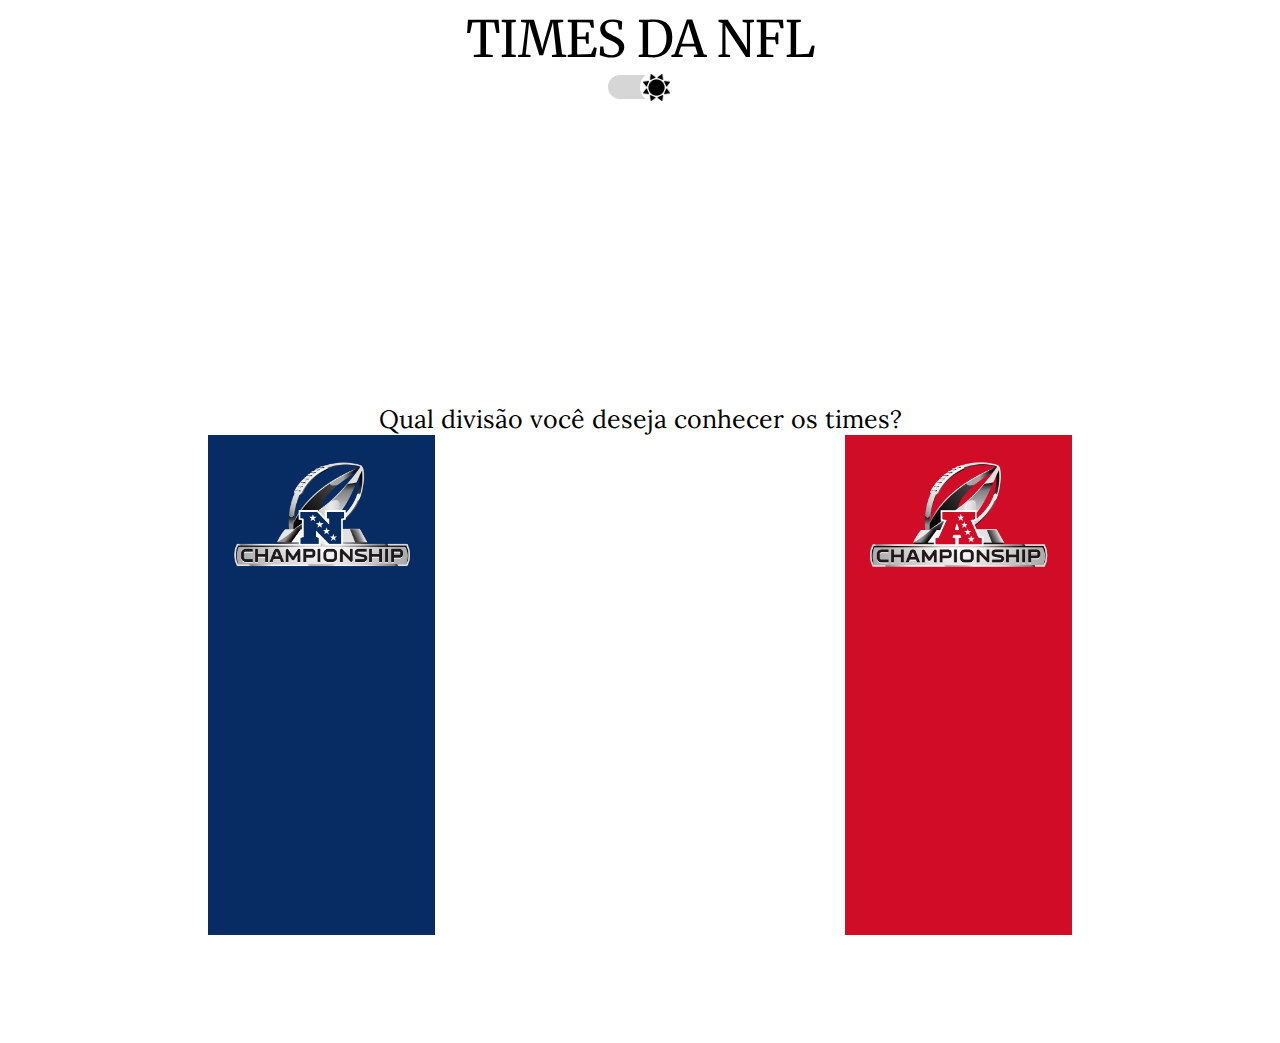
<file: index.html>
<!DOCTYPE html>
<html lang="pt-br" class="light">
<head>
    <meta charset="UTF-8">
    <meta http-equiv="X-UA-Compatible" content="IE=edge">
    <meta name="viewport" content="width=device-width, initial-scale=1.0">
    <title> Times NFL </title>
    <link rel="preconnect" href="https://fonts.googleapis.com">
    <link rel="preconnect" href="https://fonts.gstatic.com" crossorigin>
    <link href="https://fonts.googleapis.com/css2?family=Lora&family=Merriweather:ital,wght@1,900&display=swap" rel="stylesheet">

    <link rel="stylesheet" href="styles.css">
</head>
<body>
    <div class="container">
        <a href="nfc.html">
            <div id="box-1" class="box">  
                <img src="nfc logo.png">  
            </div>
        </a>
        <a href="afc.html">
            <div id="box-2" class="box">
                <img src="afc logo.png">
            </div>
        </a>

        <div id="titulo" class="box-titulo">
            TIMES DA NFL
        </div>

        <div id="botao">
            <button onclick="botao()"> </button>
            <span> </span>
        </div>

        <div id="subtitulo" class="box-subtitulo">
            Qual divisão você deseja conhecer os times?
        </div>
    </div>

    <script src="script.js"> </script>
</body>
</html>
</file>
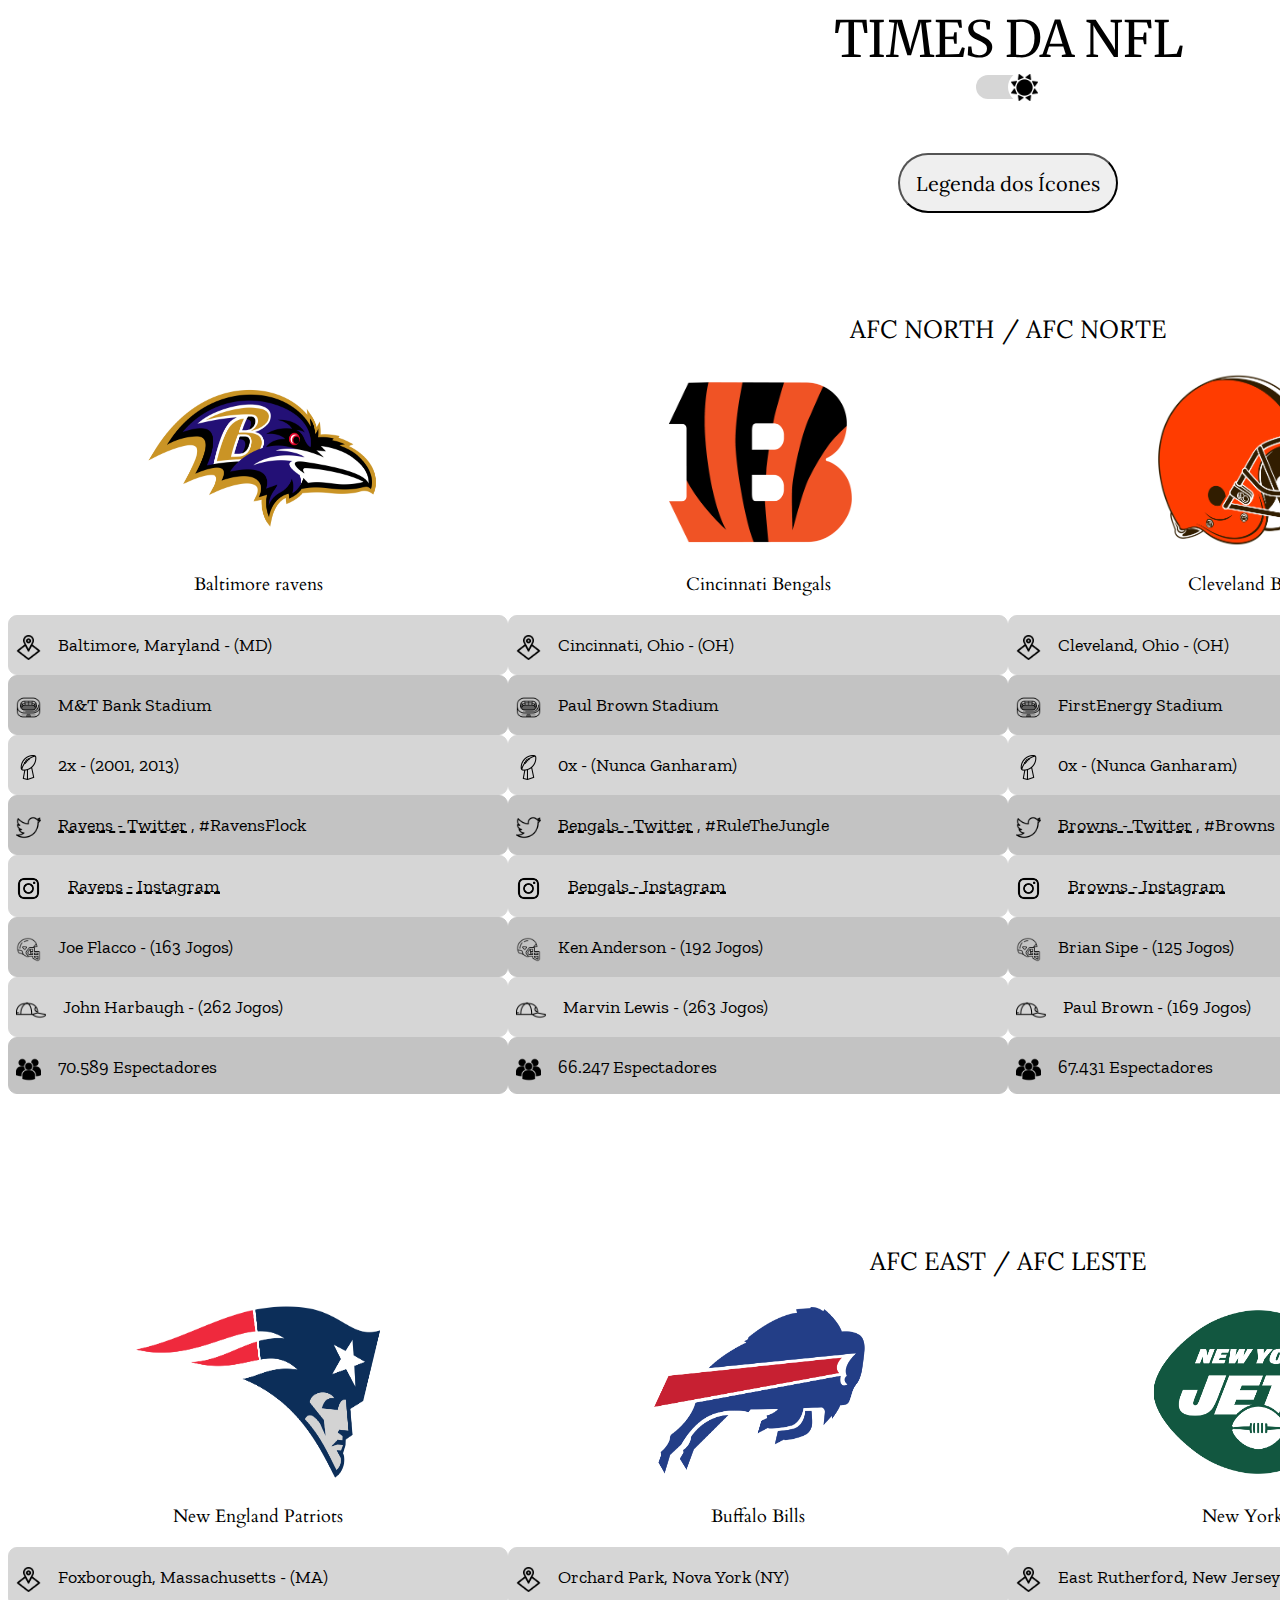
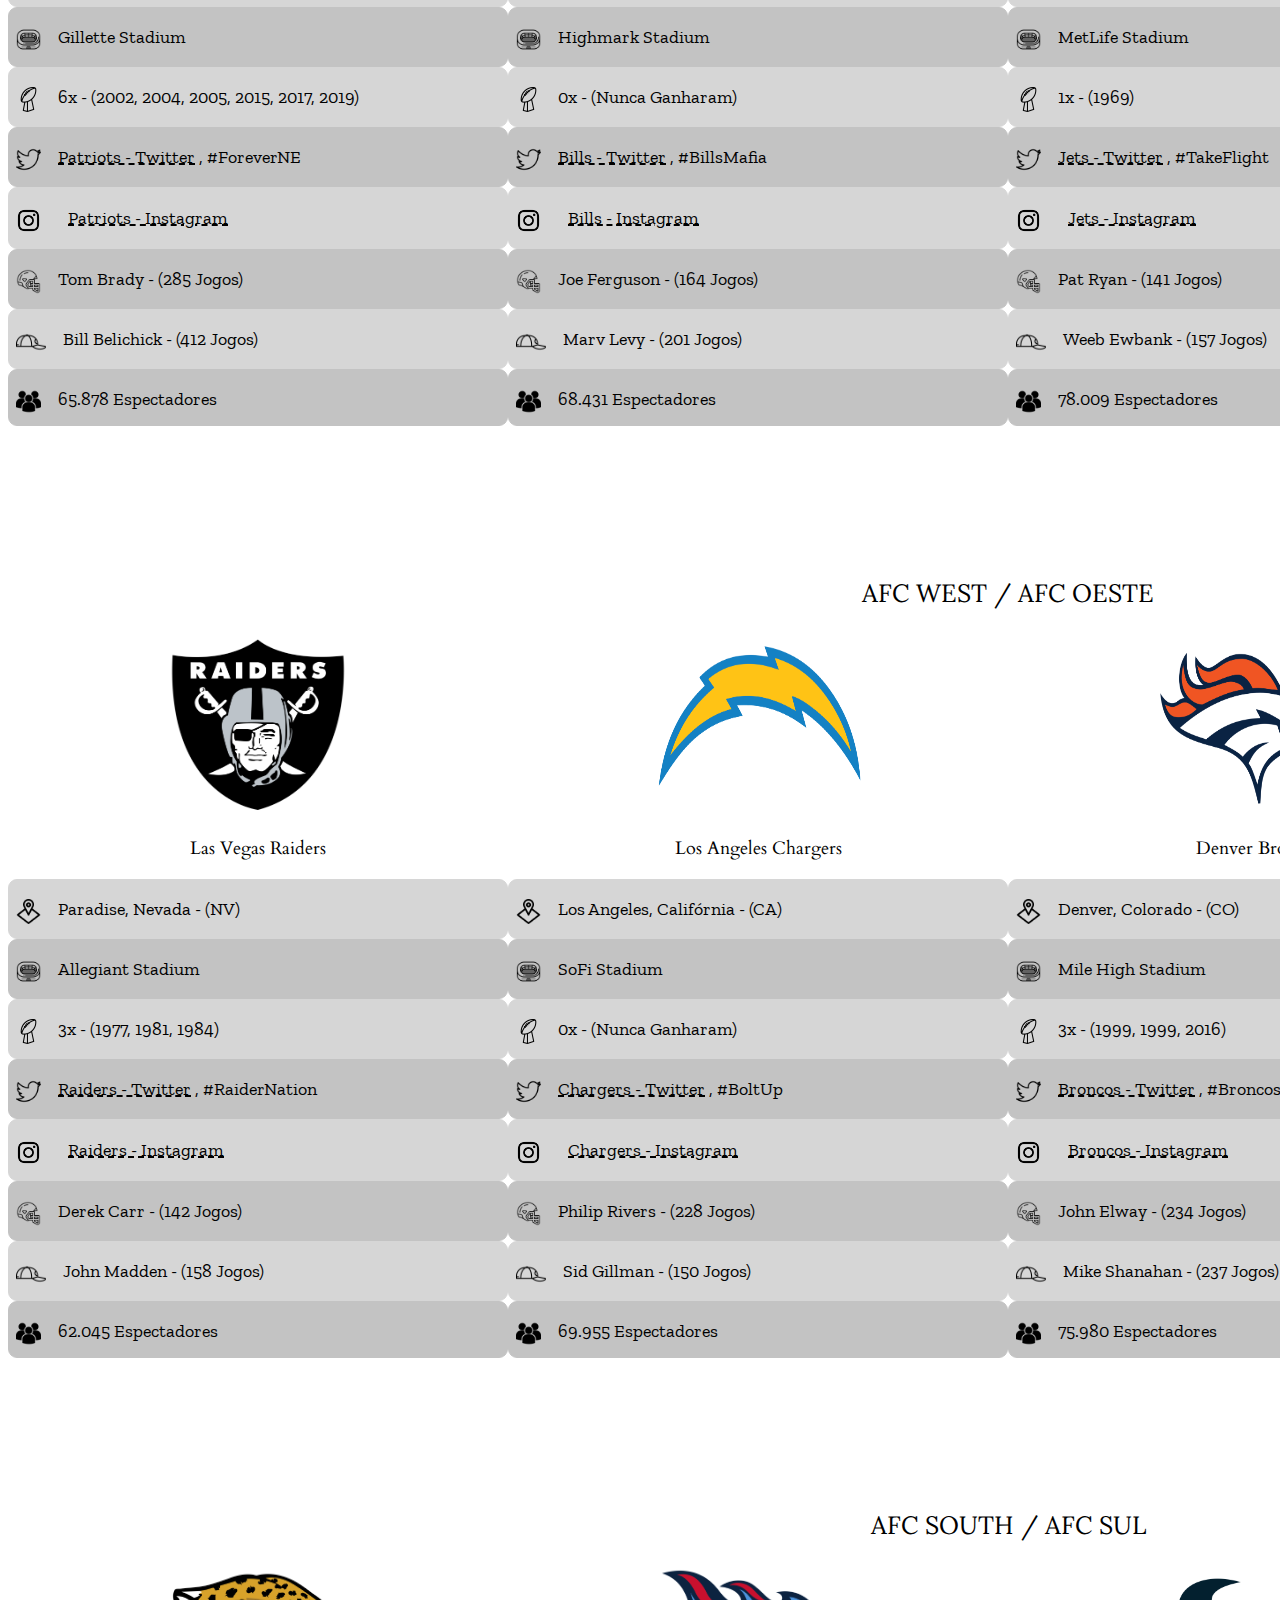
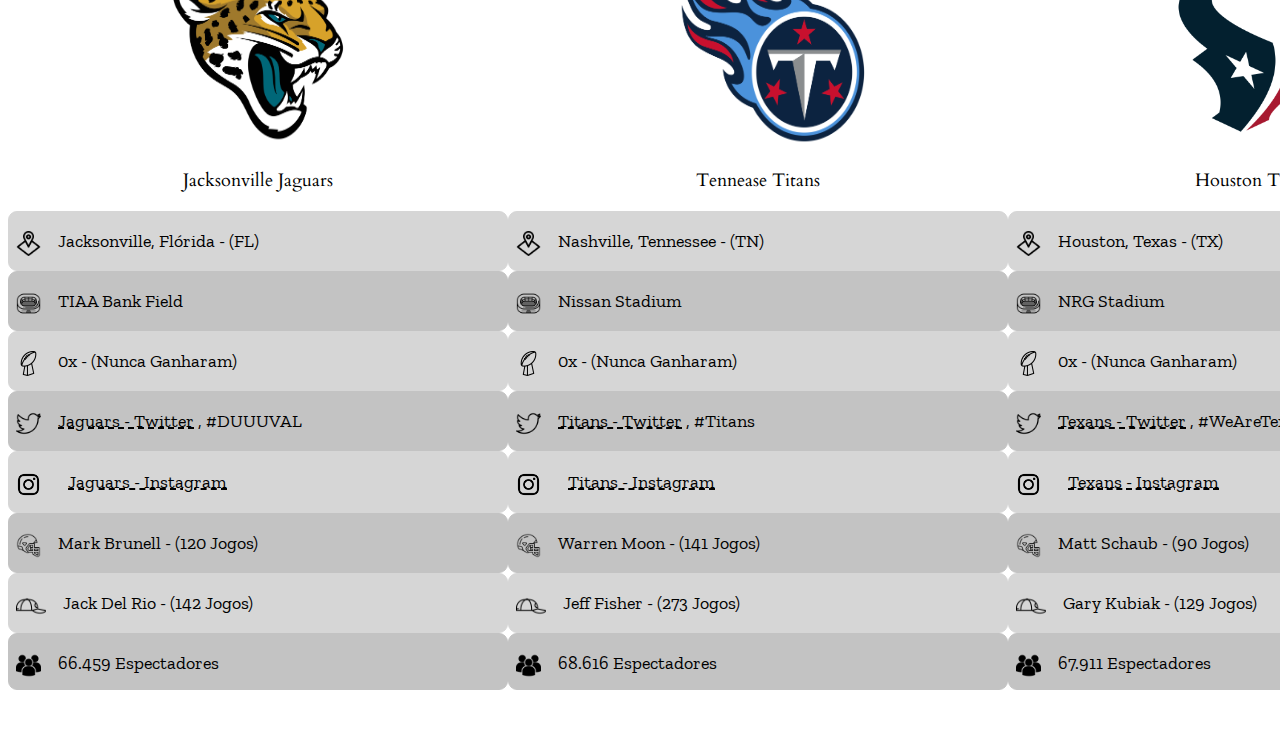
<file: afc.html>
<!DOCTYPE html>
<html lang="pt-br" class="light">
<head>
    <meta charset="UTF-8">
    <meta http-equiv="X-UA-Compatible" content="IE=edge">
    <meta name="viewport" content="width=device-width, initial-scale=1.0">
    <title> AFC </title>
    <link rel="preconnect" href="https://fonts.googleapis.com">
    <link rel="preconnect" href="https://fonts.gstatic.com" crossorigin>
    <link href="https://fonts.googleapis.com/css2?family=Lora&family=Merriweather:ital,wght@1,900&display=swap" rel="stylesheet">

    <link rel="preconnect" href="https://fonts.googleapis.com">
    <link rel="preconnect" href="https://fonts.gstatic.com" crossorigin>
    <link href="https://fonts.googleapis.com/css2?family=Cardo:wght@700&display=swap" rel="stylesheet">

    <link rel="preconnect" href="https://fonts.googleapis.com">
    <link rel="preconnect" href="https://fonts.gstatic.com" crossorigin>
    <link href="https://fonts.googleapis.com/css2?family=Zilla+Slab:wght@300&display=swap" rel="stylesheet">

    <link rel="stylesheet" href="afc.css">
</head>
<body>
    <div class="container">
        <div id="titulo" class="box-titulo" class="fonte-titulo">
            TIMES DA NFL
        </div>

        <div id="subtitulo1" class="box-subtitulo">
            AFC NORTH / AFC NORTE
        </div>
            <div id="ravens" class="boxnorth">
                <div id="ravens-logo">
                <a href="times/baltimore-ravens-logo.png" id="logos">  
                    <img src="times/baltimore-ravens-logo.png"> 

                    <p class="nometime">
                        Baltimore ravens
                    </p>
                </a>
                </div>

                    <div class="boxcaracteristicas">
                        <div class="boxlocal">
                            <img src="caracteristicas/localicon.png">
                            <p>
                                Baltimore, Maryland - (MD)
                            </p>
                        </div>
                        <div class="boxestadio">
                            <img src="caracteristicas/estadioicon.png">
                            <p>
                                M&T Bank Stadium
                            </p>
                        </div>
                        <div class="boxsuperbowl">
                            <img src="caracteristicas/superbowlicon.png">
                            <p>
                                2x - (2001, 2013)
                            </p>
                        </div>
                        <div class="boxtwitter">
                            <img src="caracteristicas/twittericon.png">
                            <p>
                                <a href="https://twitter.com/Ravens" target="_blank"> Ravens - Twitter</a>
                                , #RavensFlock
                            </p>
                        </div>
                        <div class="boxinsta">
                            <img src="caracteristicas/instagramicon.png">
                            <p>
                                <a href="https://www.instagram.com/ravens/" target="_blank"> Ravens - Instagram</a>
                            </p>
                        </div>
                        <div class="boxjogador">
                            <img src="caracteristicas/hat(jogador)icon.png">
                            <p>
                                Joe Flacco - (163 Jogos)
                            </p>
                        </div>
                        <div class="boxtecnico">
                            <img src="caracteristicas/hat(tecnico)icon.png">
                            <p>
                                John Harbaugh - (262 Jogos)
                            </p>
                        </div>
                        <div class="boxtorcedores">
                            <img src="caracteristicas/torcedoresicon.png">
                            <p>
                                70.589 Espectadores
                            </p>
                        </div>
                    </div>
            </div>

            <div id="bengals" class="boxnorth">
                <div id="bengals-logo">
                <a href="times/bengals-logo.png"  id="logos"> 
                    <img src="times/bengals-logo.png">
                    
                    <p class="nometime">
                        Cincinnati Bengals
                    </p>
                </a>
                </div>

                    <div class="boxcaracteristicas">
                        <div class="boxlocal">
                            <img src="caracteristicas/localicon.png">
                            <p>
                                Cincinnati, Ohio - (OH)
                            </p>
                        </div>
                        <div class="boxestadio">
                            <img src="caracteristicas/estadioicon.png">
                            <p>
                                Paul Brown Stadium
                            </p>
                        </div>
                        <div class="boxsuperbowl">
                            <img src="caracteristicas/superbowlicon.png">
                            <p>
                                0x - (Nunca Ganharam)
                            </p>
                        </div>
                        <div class="boxtwitter">
                            <img src="caracteristicas/twittericon.png">
                            <p>
                                <a href="https://twitter.com/Bengals" target="_blank"> Bengals - Twitter</a>
                                , #RuleTheJungle
                            </p>
                        </div>
                        <div class="boxinsta">
                            <img src="caracteristicas/instagramicon.png">
                            <p>
                                <a href="https://www.instagram.com/bengals/" target="_blank"> Bengals - Instagram</a>
                            </p>
                        </div>
                        <div class="boxjogador">
                            <img src="caracteristicas/hat(jogador)icon.png">
                            <p>
                                Ken Anderson - (192 Jogos)
                            </p>
                        </div>
                        <div class="boxtecnico">
                            <img src="caracteristicas/hat(tecnico)icon.png">
                            <p>
                                Marvin Lewis - (263 Jogos)
                            </p>
                        </div>
                        <div class="boxtorcedores">
                            <img src="caracteristicas/torcedoresicon.png">
                            <p>
                                66.247 Espectadores
                            </p>
                        </div>
                    </div>
            </div>

            <div id="browns" class="boxnorth">
                <div id="browns-logo">
                <a href="times/browns-logo.png"  id="logos">
                    <img src="times/browns-logo.png">  

                    <p class="nometime">
                        Cleveland Browns
                    </p>
                </a>
                </div>

                    <div class="boxcaracteristicas">
                        <div class="boxlocal">
                            <img src="caracteristicas/localicon.png">
                            <p>
                                Cleveland, Ohio - (OH)
                            </p>
                        </div>
                        <div class="boxestadio">
                            <img src="caracteristicas/estadioicon.png">
                            <p>
                                FirstEnergy Stadium
                            </p>
                        </div>
                        <div class="boxsuperbowl">
                            <img src="caracteristicas/superbowlicon.png">
                            <p>
                                0x - (Nunca Ganharam)
                            </p>
                        </div>
                        <div class="boxtwitter">
                            <img src="caracteristicas/twittericon.png">
                            <p>
                                <a href="https://twitter.com/Browns" target="_blank"> Browns - Twitter</a>
                                , #Browns
                            </p>
                        </div>
                        <div class="boxinsta">
                            <img src="caracteristicas/instagramicon.png">
                            <p>
                                <a href="https://www.instagram.com/clevelandbrowns/" target="_blank"> Browns - Instagram</a>
                            </p>
                        </div>
                        <div class="boxjogador">
                            <img src="caracteristicas/hat(jogador)icon.png">
                            <p>
                                Brian Sipe - (125 Jogos)
                            </p>
                        </div>
                        <div class="boxtecnico">
                            <img src="caracteristicas/hat(tecnico)icon.png">
                            <p>
                                Paul Brown - (169 Jogos)
                            </p>
                        </div>
                        <div class="boxtorcedores">
                            <img src="caracteristicas/torcedoresicon.png">
                            <p>
                                67.431 Espectadores
                            </p>
                        </div>
                    </div>
            </div>

            <div id="steelers" class="boxnorth">
                <a href="times/steelers-logo.png" id="logos">  
                    <img src="times/steelers-logo.png">
                    
                    <p class="nometime">
                        Pittsburgh Steelers
                    </p>
                </a>

                    <div class="boxcaracteristicas">
                        <div class="boxlocal">
                            <img src="caracteristicas/localicon.png">
                            <p>
                                Pitsburgo, Pensilvânia - (PA)
                            </p>
                        </div>
                        <div class="boxestadio">
                            <img src="caracteristicas/estadioicon.png">
                            <p>
                                Heinz Field
                            </p>
                        </div>
                        <div class="boxsuperbowl">
                            <img src="caracteristicas/superbowlicon.png">
                            <p>
                                6x - (1975, 1976, 1979, 1980, 2006, 2009)
                            </p>
                        </div>
                        <div class="boxtwitter">
                            <img src="caracteristicas/twittericon.png">
                            <p>
                                <a href="https://twitter.com/steelers" target="_blank"> Steelers - Twitter</a>
                                , #HereWeGo
                            </p>
                        </div>
                        <div class="boxinsta">
                            <img src="caracteristicas/instagramicon.png">
                            <p>
                                <a href="https://www.instagram.com/steelers/" target="_blank"> Steelers - Instagram</a>
                            </p>
                        </div>
                        <div class="boxjogador">
                            <img src="caracteristicas/hat(jogador)icon.png">
                            <p>
                                Ben Roethlisberger - (249 Jogos)
                            </p>
                        </div>
                        <div class="boxtecnico">
                            <img src="caracteristicas/hat(tecnico)icon.png">
                            <p>
                                Chuck Noll - (366 Jogos)
                            </p>
                        </div>
                        <div class="boxtorcedores">
                            <img src="caracteristicas/torcedoresicon.png">
                            <p>
                                66.280 Espectadores
                            </p>
                        </div>
                    </div>
            </div>

            <div id="subtitulo2" class="box-subtitulo">
                AFC EAST / AFC LESTE
            </div>
            <div id="patriots" class="boxeast">
                <div id="patriots-logo"> 
                <a href="times/patriots-logo.png" id="logos">  
                    <img src="times/patriots-logo.png"> 

                    <p class="nometime">
                        New England Patriots
                    </p>
                </a>
                </div>

                    <div class="boxcaracteristicas">
                        <div class="boxlocal">
                            <img src="caracteristicas/localicon.png">
                            <p>
                                Foxborough, Massachusetts - (MA)
                            </p>
                        </div>
                        <div class="boxestadio">
                            <img src="caracteristicas/estadioicon.png">
                            <p>
                                Gillette Stadium
                            </p>
                        </div>
                        <div class="boxsuperbowl">
                            <img src="caracteristicas/superbowlicon.png">
                            <p>
                                6x - (2002, 2004, 2005, 2015, 2017, 2019)
                            </p>
                        </div>
                        <div class="boxtwitter">
                            <img src="caracteristicas/twittericon.png">
                            <p>
                                <a href="https://twitter.com/Patriots" target="_blank"> Patriots - Twitter</a>
                                , #ForeverNE
                            </p>
                        </div>
                        <div class="boxinsta">
                            <img src="caracteristicas/instagramicon.png">
                            <p>
                                <a href="https://www.instagram.com/patriots/" target="_blank"> Patriots - Instagram</a>
                            </p>
                        </div>
                        <div class="boxjogador">
                            <img src="caracteristicas/hat(jogador)icon.png">
                            <p>
                                Tom Brady - (285 Jogos)
                            </p>
                        </div>
                        <div class="boxtecnico">
                            <img src="caracteristicas/hat(tecnico)icon.png">
                            <p>
                                Bill Belichick - (412 Jogos)
                            </p>
                        </div>
                        <div class="boxtorcedores">
                            <img src="caracteristicas/torcedoresicon.png">
                            <p>
                                65.878 Espectadores
                            </p>
                        </div>
                    </div>
            </div>

            <div id="bills" class="boxeast">
                <div id="bills-logo">
                <a href="times/bills-logo.png"  id="logos"> 
                    <img src="times/bills-logo.png">
                    
                    <p class="nometime">
                        Buffalo Bills
                    </p>
                </a>
                </div>

                    <div class="boxcaracteristicas">
                        <div class="boxlocal">
                            <img src="caracteristicas/localicon.png">
                            <p>
                                Orchard Park, Nova York (NY)
                            </p>
                        </div>
                        <div class="boxestadio">
                            <img src="caracteristicas/estadioicon.png">
                            <p>
                                Highmark Stadium
                            </p>
                        </div>
                        <div class="boxsuperbowl">
                            <img src="caracteristicas/superbowlicon.png">
                            <p>
                                0x - (Nunca Ganharam)
                            </p>
                        </div>
                        <div class="boxtwitter">
                            <img src="caracteristicas/twittericon.png">
                            <p>
                                <a href="https://twitter.com/BuffaloBills" target="_blank"> Bills - Twitter</a>
                                , #BillsMafia
                            </p>
                        </div>
                        <div class="boxinsta">
                            <img src="caracteristicas/instagramicon.png">
                            <p>
                                <a href="https://www.instagram.com/buffalobills/" target="_blank"> Bills - Instagram</a>
                            </p>
                        </div>
                        <div class="boxjogador">
                            <img src="caracteristicas/hat(jogador)icon.png">
                            <p>
                                Joe Ferguson - (164 Jogos)
                            </p>
                        </div>
                        <div class="boxtecnico">
                            <img src="caracteristicas/hat(tecnico)icon.png">
                            <p>
                                Marv Levy - (201 Jogos)
                            </p>
                        </div>
                        <div class="boxtorcedores">
                            <img src="caracteristicas/torcedoresicon.png">
                            <p>
                                68.431 Espectadores
                            </p>
                        </div>
                    </div>
            </div>

            <div id="jets" class="boxeast">
                <div id="jets-logo">
                <a href="times/jets-logo.png"  id="logos">
                    <img src="times/jets-logo.png">  

                    <p class="nometime">
                        New York Jets
                    </p>
                </a>
                </div>

                    <div class="boxcaracteristicas">
                        <div class="boxlocal">
                            <img src="caracteristicas/localicon.png">
                            <p>
                                East Rutherford, New Jersey (NJ)
                            </p>
                        </div>
                        <div class="boxestadio">
                            <img src="caracteristicas/estadioicon.png">
                            <p>
                                MetLife Stadium
                            </p>
                        </div>
                        <div class="boxsuperbowl">
                            <img src="caracteristicas/superbowlicon.png">
                            <p>
                                1x - (1969)
                            </p>
                        </div>
                        <div class="boxtwitter">
                            <img src="caracteristicas/twittericon.png">
                            <p>
                                <a href="https://twitter.com/nyjets" target="_blank"> Jets - Twitter</a>
                                , #TakeFlight
                            </p>
                        </div>
                        <div class="boxinsta">
                            <img src="caracteristicas/instagramicon.png">
                            <p>
                                <a href="https://www.instagram.com/nyjets/" target="_blank"> Jets - Instagram</a>
                            </p>
                        </div>
                        <div class="boxjogador">
                            <img src="caracteristicas/hat(jogador)icon.png">
                            <p>
                                Pat Ryan - (141 Jogos)
                            </p>
                        </div>
                        <div class="boxtecnico">
                            <img src="caracteristicas/hat(tecnico)icon.png">
                            <p>
                                Weeb Ewbank - (157 Jogos)
                            </p>
                        </div>
                        <div class="boxtorcedores">
                            <img src="caracteristicas/torcedoresicon.png">
                            <p>
                                78.009 Espectadores
                            </p>
                        </div>
                    </div>
            </div>

            <div id="dolphins" class="boxeast">
                <a href="times/dolphins-logo.png" id="logos">  
                    <img src="times/dolphins-logo.png">
                    
                    <p class="nometime">
                        Miami Dolphins
                    </p>
                </a>

                    <div class="boxcaracteristicas">
                        <div class="boxlocal">
                            <img src="caracteristicas/localicon.png">
                            <p>
                                Miami, Flórida - (FL)
                            </p>
                        </div>
                        <div class="boxestadio">
                            <img src="caracteristicas/estadioicon.png">
                            <p>
                                Sun Life Stadium
                            </p>
                        </div>
                        <div class="boxsuperbowl">
                            <img src="caracteristicas/superbowlicon.png">
                            <p>
                                2x - (1973, 1974)
                            </p>
                        </div>
                        <div class="boxtwitter">
                            <img src="caracteristicas/twittericon.png">
                            <p>
                                <a href="https://twitter.com/MiamiDolphins" target="_blank"> Dolphins - Twitter</a>
                                , #FinsUp
                            </p>
                        </div>
                        <div class="boxinsta">
                            <img src="caracteristicas/instagramicon.png">
                            <p>
                                <a href="https://www.instagram.com/miamidolphins/" target="_blank"> Dolphins - Instagram</a>
                            </p>
                        </div>
                        <div class="boxjogador">
                            <img src="caracteristicas/hat(jogador)icon.png">
                            <p>
                                Dan Marino - (242 Jogos)
                            </p>
                        </div>
                        <div class="boxtecnico">
                            <img src="caracteristicas/hat(tecnico)icon.png">
                            <p>
                                Don Shula - (423 Jogos)
                            </p>
                        </div>
                        <div class="boxtorcedores">
                            <img src="caracteristicas/torcedoresicon.png">
                            <p>
                                66.230 Espectadores
                            </p>
                        </div>
                    </div>
            </div>

            <div id="subtitulo3" class="box-subtitulo">
                AFC WEST / AFC OESTE
            </div>
                <div id="raiders" class="boxwest">
                    <a href="times/raiders-logo.png" id="logos">  
                        <img src="times/raiders-logo.png"> 
    
                        <p class="nometime">
                            Las Vegas Raiders
                        </p>
                    </a>
    
                        <div class="boxcaracteristicas">
                            <div class="boxlocal">
                                <img src="caracteristicas/localicon.png">
                                <p>
                                    Paradise, Nevada - (NV)
                                </p>
                            </div>
                            <div class="boxestadio">
                                <img src="caracteristicas/estadioicon.png">
                                <p>
                                    Allegiant Stadium
                                </p>
                            </div>
                            <div class="boxsuperbowl">
                                <img src="caracteristicas/superbowlicon.png">
                                <p>
                                    3x -  (1977, 1981, 1984)
                                </p>
                            </div>
                            <div class="boxtwitter">
                                <img src="caracteristicas/twittericon.png">
                                <p>
                                    <a href="https://twitter.com/Raiders" target="_blank"> Raiders - Twitter</a>
                                    , #RaiderNation
                                </p>
                            </div>
                            <div class="boxinsta">
                                <img src="caracteristicas/instagramicon.png">
                                <p>
                                    <a href="https://www.instagram.com/raiders/" target="_blank"> Raiders - Instagram</a>
                                </p>
                            </div>
                            <div class="boxjogador">
                                <img src="caracteristicas/hat(jogador)icon.png">
                                <p>
                                    Derek Carr - (142 Jogos)
                                </p>
                            </div>
                            <div class="boxtecnico">
                                <img src="caracteristicas/hat(tecnico)icon.png">
                                <p>
                                    John Madden - (158 Jogos)
                                </p>
                            </div>
                            <div class="boxtorcedores">
                                <img src="caracteristicas/torcedoresicon.png">
                                <p>
                                    62.045 Espectadores
                                </p>
                            </div>
                        </div>
                </div>
    
                <div id="chargers" class="boxwest"> 
                    <div id="chargers-logo">
                    <a href="times/chargers-logo.png"  id="logos"> 
                        <img src="times/chargers-logo.png">
                        
                        <p class="nometime">
                            Los Angeles Chargers
                        </p>
                    </a>
                    </div>
    
                        <div class="boxcaracteristicas">
                            <div class="boxlocal">
                                <img src="caracteristicas/localicon.png">
                                <p>
                                    Los Angeles, Califórnia - (CA)
                                </p>
                            </div>
                            <div class="boxestadio">
                                <img src="caracteristicas/estadioicon.png">
                                <p>
                                    SoFi Stadium
                                </p>
                            </div>
                            <div class="boxsuperbowl">
                                <img src="caracteristicas/superbowlicon.png">
                                <p>
                                    0x - (Nunca Ganharam)
                                </p>
                            </div>
                            <div class="boxtwitter">
                                <img src="caracteristicas/twittericon.png">
                                <p>
                                    <a href="https://twitter.com/chargers" target="_blank"> Chargers - Twitter</a>
                                    , #BoltUp
                                </p>
                            </div>
                            <div class="boxinsta">
                                <img src="caracteristicas/instagramicon.png">
                                <p>
                                    <a href="https://www.instagram.com/chargers/" target="_blank"> Chargers - Instagram</a>
                                </p>
                            </div>
                            <div class="boxjogador">
                                <img src="caracteristicas/hat(jogador)icon.png">
                                <p>
                                    Philip Rivers - (228 Jogos)
                                </p>
                            </div>
                            <div class="boxtecnico">
                                <img src="caracteristicas/hat(tecnico)icon.png">
                                <p>
                                    Sid Gillman - (150 Jogos)
                                </p>
                            </div>
                            <div class="boxtorcedores">
                                <img src="caracteristicas/torcedoresicon.png">
                                <p>
                                    69.955 Espectadores
                                </p>
                            </div>
                        </div>
                </div>
    
                <div id="broncos" class="boxwest">
                    <div id="broncos-logo">
                    <a href="times/broncos-logo.png"  id="logos">
                        <img src="times/broncos-logo.png">  
    
                        <p class="nometime">
                            Denver Broncos
                        </p>
                    </a>
                    </div>

                        <div class="boxcaracteristicas">
                            <div class="boxlocal">
                                <img src="caracteristicas/localicon.png">
                                <p>
                                    Denver, Colorado - (CO)
                                </p>
                            </div>
                            <div class="boxestadio">
                                <img src="caracteristicas/estadioicon.png">
                                <p>
                                    Mile High Stadium
                                </p>
                            </div>
                            <div class="boxsuperbowl">
                                <img src="caracteristicas/superbowlicon.png">
                                <p>
                                    3x - (1999, 1999, 2016)
                                </p>
                            </div>
                            <div class="boxtwitter">
                                <img src="caracteristicas/twittericon.png">
                                <p>
                                    <a href="https://twitter.com/Broncos" target="_blank"> Broncos - Twitter</a>
                                    , #BroncosCountry
                                </p>
                            </div>
                            <div class="boxinsta">
                                <img src="caracteristicas/instagramicon.png">
                                <p>
                                    <a href="https://www.instagram.com/broncos/" target="_blank"> Broncos - Instagram</a>
                                </p>
                            </div>
                            <div class="boxjogador">
                                <img src="caracteristicas/hat(jogador)icon.png">
                                <p>
                                    John Elway - (234 Jogos)
                                </p>
                            </div>
                            <div class="boxtecnico">
                                <img src="caracteristicas/hat(tecnico)icon.png">
                                <p>
                                    Mike Shanahan - (237 Jogos)
                                </p>
                            </div>
                            <div class="boxtorcedores">
                                <img src="caracteristicas/torcedoresicon.png">
                                <p>
                                    75.980 Espectadores
                                </p>
                            </div>
                        </div>
                </div>
    
                <div id="chiefs" class="boxwest">
                    <a href="times/chiefs-logo.png" id="logos">  
                        <img src="times/chiefs-logo.png">
                        
                        <p class="nometime">
                            Kansas City Chiefs
                        </p>
                    </a>
    
                        <div class="boxcaracteristicas">
                            <div class="boxlocal">
                                <img src="caracteristicas/localicon.png">
                                <p>
                                    Kansas City, Missouri - (MO)
                                </p>
                            </div>
                            <div class="boxestadio">
                                <img src="caracteristicas/estadioicon.png">
                                <p>
                                    Arrowhead Stadium
                                </p>
                            </div>
                            <div class="boxsuperbowl">
                                <img src="caracteristicas/superbowlicon.png">
                                <p>
                                    3x - (1970, 2020, 2023)
                                </p>
                            </div>
                            <div class="boxtwitter">
                                <img src="caracteristicas/twittericon.png">
                                <p>
                                    <a href="https://twitter.com/Chiefs" target="_blank"> Chiefs - Twitter</a>
                                    , #ChiefsKingdom
                                </p>
                            </div>
                            <div class="boxinsta">
                                <img src="caracteristicas/instagramicon.png">
                                <p>
                                    <a href="https://www.instagram.com/chiefs/" target="_blank"> Chiefs - Instagram</a>
                                </p>
                            </div>
                            <div class="boxjogador">
                                <img src="caracteristicas/hat(jogador)icon.png">
                                <p>
                                    Len Dawson - (183 Jogos)
                                </p>
                            </div>
                            <div class="boxtecnico">
                                <img src="caracteristicas/hat(tecnico)icon.png">
                                <p>
                                    Hank Stram - (218 Jogos)
                                </p>
                            </div>
                            <div class="boxtorcedores">
                                <img src="caracteristicas/torcedoresicon.png">
                                <p>
                                    73.499 Espectadores
                                </p>
                            </div>
                        </div>
                </div>

            <div id="subtitulo4" class="box-subtitulo">
                AFC SOUTH / AFC SUL
            </div>
                <div id="jaguars" class="boxsouth">
                    <a href="times/jaguars-logo.png" id="logos">  
                        <img src="times/jaguars-logo.png"> 
    
                        <p class="nometime">
                            Jacksonville Jaguars
                        </p>
                    </a>
    
                        <div class="boxcaracteristicas">
                            <div class="boxlocal">
                                <img src="caracteristicas/localicon.png">
                                <p>
                                    Jacksonville, Flórida - (FL)
                                </p>
                            </div>
                            <div class="boxestadio">
                                <img src="caracteristicas/estadioicon.png">
                                <p>
                                    TIAA Bank Field
                                </p>
                            </div>
                            <div class="boxsuperbowl">
                                <img src="caracteristicas/superbowlicon.png">
                                <p>
                                    0x - (Nunca Ganharam)
                                </p>
                            </div>
                            <div class="boxtwitter">
                                <img src="caracteristicas/twittericon.png">
                                <p>
                                    <a href="https://twitter.com/Jaguars" target="_blank"> Jaguars - Twitter</a>
                                    , #DUUUVAL
                                </p>
                            </div>
                            <div class="boxinsta">
                                <img src="caracteristicas/instagramicon.png">
                                <p>
                                    <a href="https://www.instagram.com/jaguars/" target="_blank"> Jaguars - Instagram</a>
                                </p>
                            </div>
                            <div class="boxjogador">
                                <img src="caracteristicas/hat(jogador)icon.png">
                                <p>
                                    Mark Brunell - (120 Jogos)
                                </p>
                            </div>
                            <div class="boxtecnico">
                                <img src="caracteristicas/hat(tecnico)icon.png">
                                <p>
                                    Jack Del Rio - (142 Jogos)
                                </p>
                            </div>
                            <div class="boxtorcedores">
                                <img src="caracteristicas/torcedoresicon.png">
                                <p>
                                    66.459 Espectadores
                                </p>
                            </div>
                        </div>
                </div>
    
                <div id="titans" class="boxsouth">
                    <div id="titans-logo">
                    <a href="times/titans-logo.png"  id="logos"> 
                        <img src="times/titans-logo.png">
                        
                        <p class="nometime">
                            Tennease Titans
                        </p>
                    </a>
                    </div>
    
                        <div class="boxcaracteristicas">
                            <div class="boxlocal">
                                <img src="caracteristicas/localicon.png">
                                <p>
                                    Nashville, Tennessee - (TN)
                                </p>
                            </div>
                            <div class="boxestadio">
                                <img src="caracteristicas/estadioicon.png">
                                <p>
                                    Nissan Stadium
                                </p>
                            </div>
                            <div class="boxsuperbowl">
                                <img src="caracteristicas/superbowlicon.png">
                                <p>
                                    0x - (Nunca Ganharam)
                                </p>
                            </div>
                            <div class="boxtwitter">
                                <img src="caracteristicas/twittericon.png">
                                <p>
                                    <a href="https://twitter.com/Titans" target="_blank"> Titans - Twitter</a>
                                    , #Titans
                                </p>
                            </div>
                            <div class="boxinsta">
                                <img src="caracteristicas/instagramicon.png">
                                <p>
                                    <a href="https://www.instagram.com/titans/" target="_blank"> Titans - Instagram</a>
                                </p>
                            </div>
                            <div class="boxjogador">
                                <img src="caracteristicas/hat(jogador)icon.png">
                                <p>
                                    Warren Moon - (141 Jogos)
                                </p>
                            </div>
                            <div class="boxtecnico">
                                <img src="caracteristicas/hat(tecnico)icon.png">
                                <p>
                                    Jeff Fisher - (273 Jogos)
                                </p>
                            </div>
                            <div class="boxtorcedores">
                                <img src="caracteristicas/torcedoresicon.png">
                                <p>
                                    68.616 Espectadores
                                </p>
                            </div>
                        </div>
                </div>
    
                <div id="texans" class="boxsouth">
                    <div id="texans-logo">
                    <a href="times/houston-texans-logo.png"  id="logos">
                        <img src="times/houston-texans-logo.png">  
    
                        <p class="nometime">
                            Houston Texans
                        </p>
                    </a>
                    </div>
                
                        <div class="boxcaracteristicas">
                            <div class="boxlocal">
                                <img src="caracteristicas/localicon.png">
                                <p>
                                    Houston, Texas - (TX)
                                </p>
                            </div>
                            <div class="boxestadio">
                                <img src="caracteristicas/estadioicon.png">
                                <p>
                                    NRG Stadium
                                </p>
                            </div>
                            <div class="boxsuperbowl">
                                <img src="caracteristicas/superbowlicon.png">
                                <p>
                                    0x - (Nunca Ganharam)
                                </p>
                            </div>
                            <div class="boxtwitter">
                                <img src="caracteristicas/twittericon.png">
                                <p>
                                    <a href="https://twitter.com/HoustonTexans" target="_blank"> Texans - Twitter</a>
                                    , #WeAreTexans
                                </p>
                            </div>
                            <div class="boxinsta">
                                <img src="caracteristicas/instagramicon.png">
                                <p>
                                    <a href="https://www.instagram.com/houstontexans/" target="_blank"> Texans - Instagram</a>
                                </p>
                            </div>
                            <div class="boxjogador">
                                <img src="caracteristicas/hat(jogador)icon.png">
                                <p>
                                    Matt Schaub - (90 Jogos)
                                </p>
                            </div>
                            <div class="boxtecnico">
                                <img src="caracteristicas/hat(tecnico)icon.png">
                                <p>
                                    Gary Kubiak - (129 Jogos)
                                </p>
                            </div>
                            <div class="boxtorcedores">
                                <img src="caracteristicas/torcedoresicon.png">
                                <p>
                                    67.911 Espectadores
                                </p>
                            </div>
                        </div>
                </div>
    
                <div id="colts" class="boxsouth">
                    <div id="colts-logo">
                    <a href="times/colts-logo.png" id="logos">  
                        <img src="times/colts-logo.png">
                        
                        <p class="nometime">
                            Indianapolis Colts
                        </p>
                    </a>
                    </div>
    
                        <div class="boxcaracteristicas">
                            <div class="boxlocal">
                                <img src="caracteristicas/localicon.png">
                                <p>
                                    Indianápolis, Indiana - (IN)
                                </p>
                            </div>
                            <div class="boxestadio">
                                <img src="caracteristicas/estadioicon.png">
                                <p>
                                    Lucas Oil Stadium
                                </p>
                            </div>
                            <div class="boxsuperbowl">
                                <img src="caracteristicas/superbowlicon.png">
                                <p>
                                    2x - (1971, 2007)
                                </p>
                            </div>
                            <div class="boxtwitter">
                                <img src="caracteristicas/twittericon.png">
                                <p>
                                    <a href="https://twitter.com/Colts" target="_blank"> Colts - Twitter</a>
                                    , #ForTheShoe
                                </p>
                            </div>
                            <div class="boxinsta">
                                <img src="caracteristicas/instagramicon.png">
                                <p>
                                    <a href="https://www.instagram.com/colts/" target="_blank"> Colts - Instagram</a>
                                </p>
                            </div>
                            <div class="boxjogador">
                                <img src="caracteristicas/hat(jogador)icon.png">
                                <p>
                                    Peyton Manning - (208 Jogos)
                                </p>
                            </div>
                            <div class="boxtecnico">
                                <img src="caracteristicas/hat(tecnico)icon.png">
                                <p>
                                    Ted Marchibroda - (144 Jogos)
                                </p>
                            </div>
                            <div class="boxtorcedores">
                                <img src="caracteristicas/torcedoresicon.png">
                                <p>
                                    65.559 Espectadores
                                </p>
                            </div>
                    </div>
            </div> 
              

        <div id="botao">
            <button onclick="botao()"> </button>
            <span> </span>

        </div>

        <div id="botaolegenda">
            <button onclick="botaolegenda()" id="legenda"> Legenda dos Ícones </button>
            <span> </span>

            <div id="imagem-legenda">
                <img src="legenda dos icones - site nfl.png">
            </div>

        </div>
    </div>
    <script src="script.js"> </script>
</body>
</html>
</file>
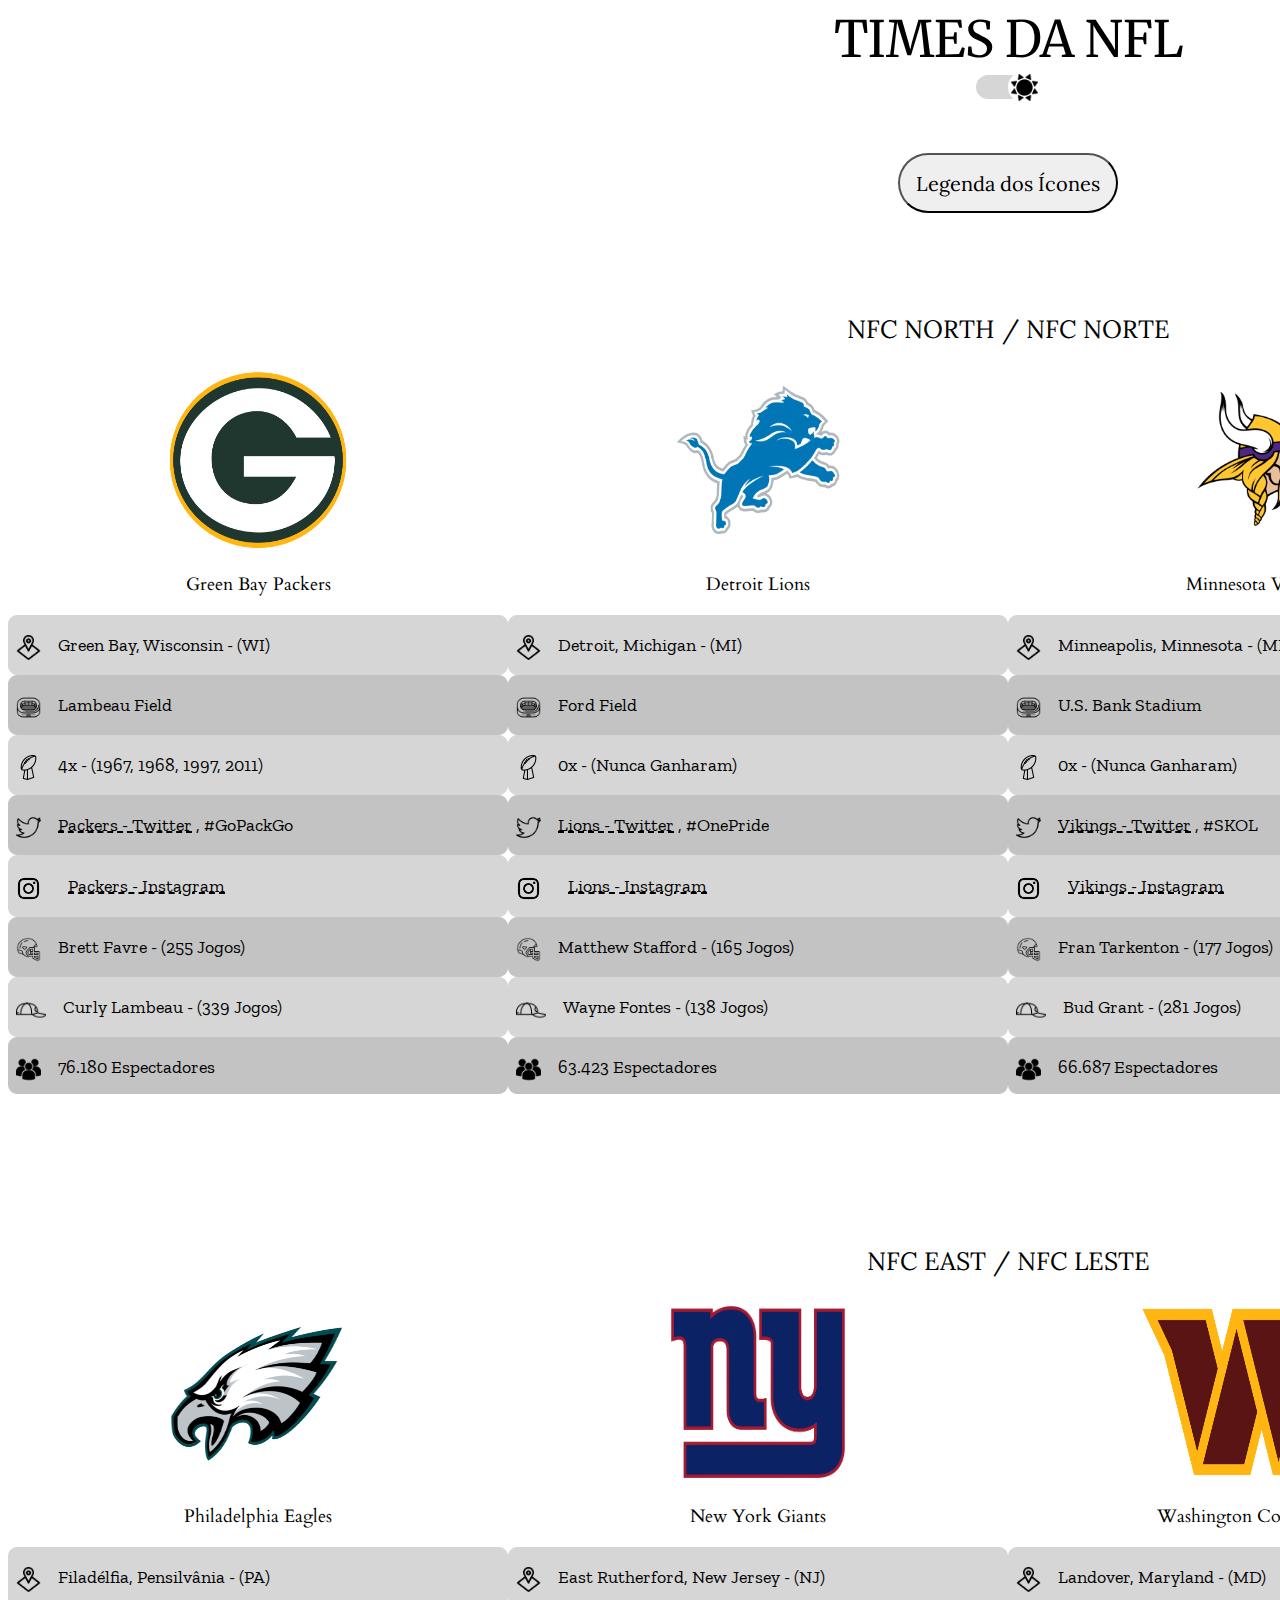
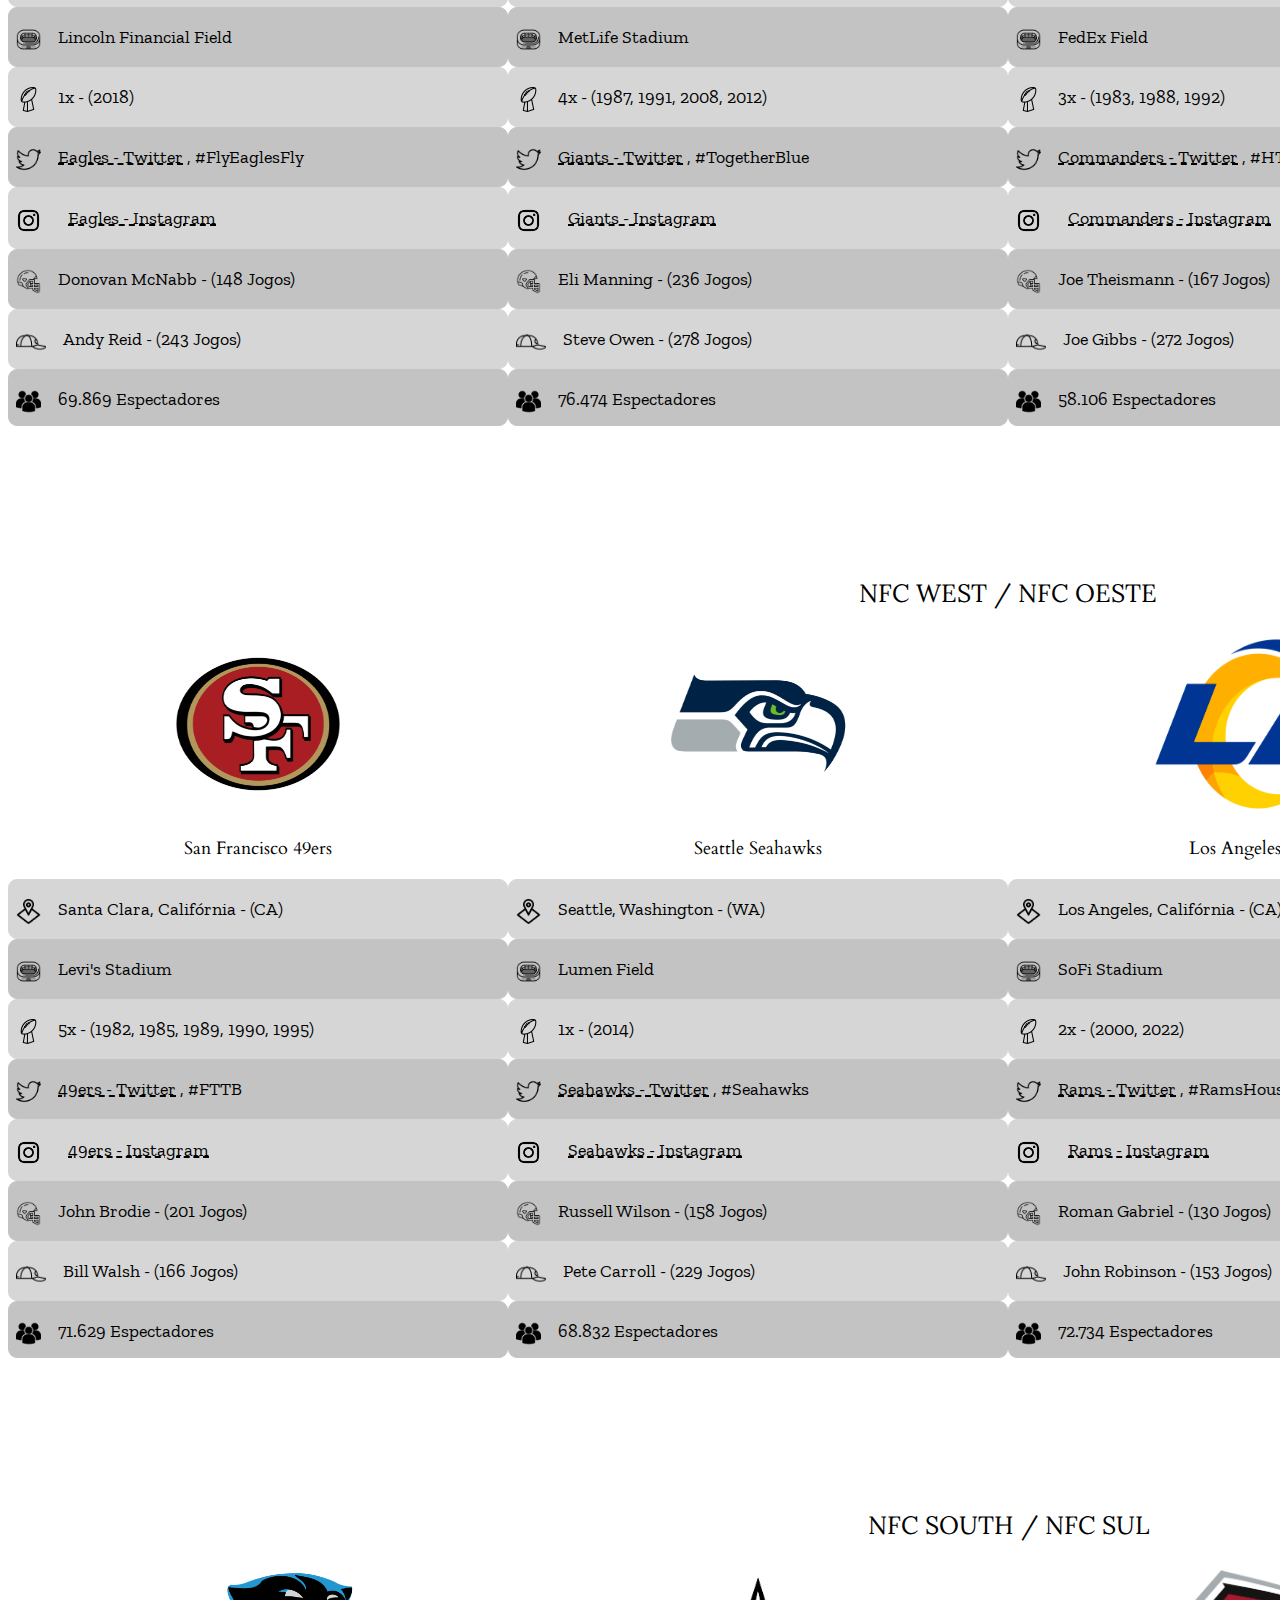
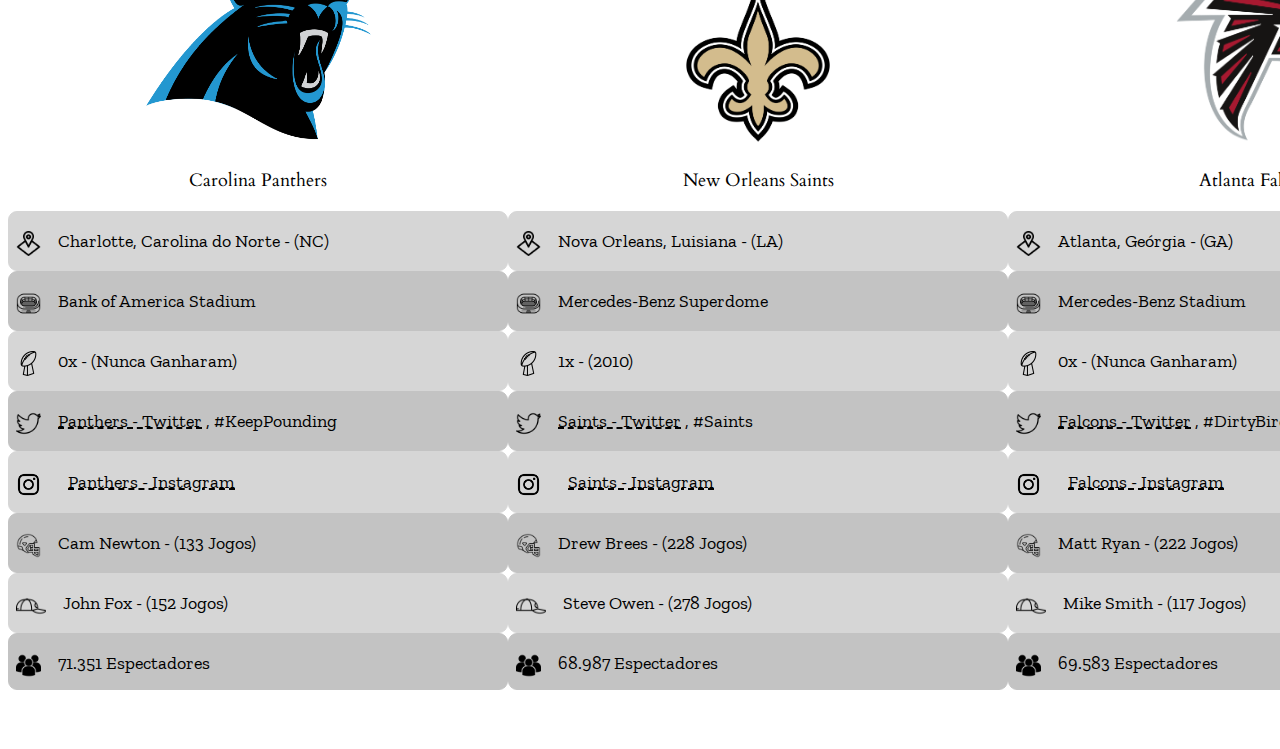
<file: nfc.html>
<!DOCTYPE html>
<html lang="pt-br" class="light">
<head>
    <meta charset="UTF-8">
    <meta http-equiv="X-UA-Compatible" content="IE=edge">
    <meta name="viewport" content="width=device-width, initial-scale=1.0">
    <title> NFC </title>
    <link rel="preconnect" href="https://fonts.googleapis.com">
    <link rel="preconnect" href="https://fonts.gstatic.com" crossorigin>
    <link href="https://fonts.googleapis.com/css2?family=Lora&family=Merriweather:ital,wght@1,900&display=swap" rel="stylesheet">

    <link rel="preconnect" href="https://fonts.googleapis.com">
    <link rel="preconnect" href="https://fonts.gstatic.com" crossorigin>
    <link href="https://fonts.googleapis.com/css2?family=Cardo:wght@700&display=swap" rel="stylesheet">

    <link rel="preconnect" href="https://fonts.googleapis.com">
    <link rel="preconnect" href="https://fonts.gstatic.com" crossorigin>
    <link href="https://fonts.googleapis.com/css2?family=Zilla+Slab:wght@300&display=swap" rel="stylesheet">

    <link rel="stylesheet" href="nfc.css">
</head>
<body>
    <div class="container">
        <div id="titulo" class="box-titulo" class="fonte-titulo">
            TIMES DA NFL
        </div>

        <div id="subtitulo1" class="box-subtitulo">
            NFC NORTH / NFC NORTE
        </div>
            <div id="packers" class="boxnorth">
                <a href="times/packers.png" id="logos">  
                    <img src="times/packers.png"> 

                    <p class="nometime">
                        Green Bay Packers
                    </p>
                </a>

                    <div class="boxcaracteristicas">
                        <div class="boxlocal">
                            <img src="caracteristicas/localicon.png">
                            <p>
                                Green Bay, Wisconsin - (WI)
                            </p>
                        </div>
                        <div class="boxestadio">
                            <img src="caracteristicas/estadioicon.png">
                            <p>
                                Lambeau Field
                            </p>
                        </div>
                        <div class="boxsuperbowl">
                            <img src="caracteristicas/superbowlicon.png">
                            <p>
                                4x - (1967, 1968, 1997, 2011)
                            </p>
                        </div>
                        <div class="boxtwitter">
                            <img src="caracteristicas/twittericon.png">
                            <p>
                                <a href="https://twitter.com/packers" target="_blank"> Packers - Twitter</a>
                                , #GoPackGo
                            </p>
                        </div>
                        <div class="boxinsta">
                            <img src="caracteristicas/instagramicon.png">
                            <p>
                                <a href="https://www.instagram.com/packers/" target="_blank"> Packers - Instagram </a>
                            </p>
                        </div>
                        <div class="boxjogador">
                            <img src="caracteristicas/hat(jogador)icon.png">
                            <p>
                                Brett Favre - (255 Jogos)
                            </p>
                        </div>
                        <div class="boxtecnico">
                            <img src="caracteristicas/hat(tecnico)icon.png">
                            <p>
                                Curly Lambeau - (339 Jogos)
                            </p>
                        </div>
                        <div class="boxtorcedores">
                            <img src="caracteristicas/torcedoresicon.png">
                            <p>
                                76.180 Espectadores
                            </p>
                        </div>
                    </div>
            </div>

            <div id="lions" class="boxnorth"> 
                <a href="times/lions.png"  id="logos"> 
                    <img src="times/lions.png">
                    
                    <p class="nometime">
                        Detroit Lions
                    </p>
                </a>

                    <div class="boxcaracteristicas">
                        <div class="boxlocal">
                            <img src="caracteristicas/localicon.png">
                            <p>
                                Detroit, Michigan - (MI)
                            </p>
                        </div>
                        <div class="boxestadio">
                            <img src="caracteristicas/estadioicon.png">
                            <p>
                                Ford Field
                            </p>
                        </div>
                        <div class="boxsuperbowl">
                            <img src="caracteristicas/superbowlicon.png">
                            <p>
                                0x - (Nunca Ganharam)
                            </p>
                        </div>
                        <div class="boxtwitter">
                            <img src="caracteristicas/twittericon.png">
                            <p>
                                <a href="https://twitter.com/Lions" target="_blank"> Lions - Twitter</a>
                                , #OnePride
                            </p>
                        </div>
                        <div class="boxinsta">
                            <img src="caracteristicas/instagramicon.png">
                            <p>
                                <a href="https://www.instagram.com/detroitlionsnfl/" target="_blank"> Lions - Instagram</a>
                            </p>
                        </div>
                        <div class="boxjogador">
                            <img src="caracteristicas/hat(jogador)icon.png">
                            <p>
                                Matthew Stafford - (165 Jogos)
                            </p>
                        </div>
                        <div class="boxtecnico">
                            <img src="caracteristicas/hat(tecnico)icon.png">
                            <p>
                                Wayne Fontes - (138 Jogos)
                            </p>
                        </div>
                        <div class="boxtorcedores">
                            <img src="caracteristicas/torcedoresicon.png">
                            <p>
                                63.423 Espectadores
                            </p>
                        </div>
                    </div>
            </div>

            <div id="vikings" class="boxnorth">  
                <a href="times/vikings.png"  id="logos">
                    <img src="times/vikings.png">  

                    <p class="nometime">
                        Minnesota Vikings
                    </p>
                </a>

                    <div class="boxcaracteristicas">
                        <div class="boxlocal">
                            <img src="caracteristicas/localicon.png">
                            <p>
                                Minneapolis, Minnesota - (MN)
                            </p>
                        </div>
                        <div class="boxestadio">
                            <img src="caracteristicas/estadioicon.png">
                            <p>
                                U.S. Bank Stadium
                            </p>
                        </div>
                        <div class="boxsuperbowl">
                            <img src="caracteristicas/superbowlicon.png">
                            <p>
                                0x - (Nunca Ganharam)
                            </p>
                        </div>
                        <div class="boxtwitter">
                            <img src="caracteristicas/twittericon.png">
                            <p>
                                <a href="https://twitter.com/Vikings" target="_blank"> Vikings - Twitter</a>
                                , #SKOL
                            </p>
                        </div>
                        <div class="boxinsta">
                            <img src="caracteristicas/instagramicon.png">
                            <p>
                                <a href="https://www.instagram.com/vikings/" target="_blank"> Vikings - Instagram</a>
                            </p>
                        </div>
                        <div class="boxjogador">
                            <img src="caracteristicas/hat(jogador)icon.png">
                            <p>
                                Fran Tarkenton - (177 Jogos)
                            </p>
                        </div>
                        <div class="boxtecnico">
                            <img src="caracteristicas/hat(tecnico)icon.png">
                            <p>
                                Bud Grant - (281 Jogos)
                            </p>
                        </div>
                        <div class="boxtorcedores">
                            <img src="caracteristicas/torcedoresicon.png">
                            <p>
                                66.687 Espectadores
                            </p>
                        </div>
                    </div>
            </div>

            <div id="bears" class="boxnorth">
                <a href="times/bears.png" id="logos">  
                    <img src="times/bears.png">
                    
                    <p class="nometime">
                        Chicago Bears
                    </p>
                </a>

                    <div class="boxcaracteristicas">
                        <div class="boxlocal">
                            <img src="caracteristicas/localicon.png">
                            <p>
                                Chicago, Illinois - (IL)
                            </p>
                        </div>
                        <div class="boxestadio">
                            <img src="caracteristicas/estadioicon.png">
                            <p>
                                Soldier Field
                            </p>
                        </div>
                        <div class="boxsuperbowl">
                            <img src="caracteristicas/superbowlicon.png">
                            <p>
                                1x - (1986)
                            </p>
                        </div>
                        <div class="boxtwitter">
                            <img src="caracteristicas/twittericon.png">
                            <p>
                                <a href="https://twitter.com/ChicagoBears" target="_blank"> Bears - Twitter</a>
                                , #DaBears
                            </p>
                        </div>
                        <div class="boxinsta">
                            <img src="caracteristicas/instagramicon.png">
                            <p>
                                <a href="https://www.instagram.com/chicagobears/" target="_blank"> Bears - Instagram</a>
                            </p>
                        </div>
                        <div class="boxjogador">
                            <img src="caracteristicas/hat(jogador)icon.png">
                            <p>
                                Sid Luckman - (117 Jogos)
                            </p>
                        </div>
                        <div class="boxtecnico">
                            <img src="caracteristicas/hat(tecnico)icon.png">
                            <p>
                                George Halas - (506 Jogos)
                            </p>
                        </div>
                        <div class="boxtorcedores">
                            <img src="caracteristicas/torcedoresicon.png">
                            <p>
                                59.823 Espectadores
                            </p>
                        </div>
                    </div>
            </div>

            <div id="subtitulo2" class="box-subtitulo">
                NFC EAST / NFC LESTE
            </div>
            <div id="eagles" class="boxeast">
                <a href="times/eagles.png" id="logos">  
                    <img src="times/eagles.png"> 

                    <p class="nometime">
                        Philadelphia Eagles
                    </p>
                </a>

                    <div class="boxcaracteristicas">
                        <div class="boxlocal">
                            <img src="caracteristicas/localicon.png">
                            <p>
                                Filadélfia, Pensilvânia - (PA)
                            </p>
                        </div>
                        <div class="boxestadio">
                            <img src="caracteristicas/estadioicon.png">
                            <p>
                                Lincoln Financial Field
                            </p>
                        </div>
                        <div class="boxsuperbowl">
                            <img src="caracteristicas/superbowlicon.png">
                            <p>
                                1x - (2018)
                            </p>
                        </div>
                        <div class="boxtwitter">
                            <img src="caracteristicas/twittericon.png">
                            <p>
                                <a href="https://twitter.com/Eagles" target="_blank"> Eagles - Twitter</a>
                                , #FlyEaglesFly
                            </p>
                        </div>
                        <div class="boxinsta">
                            <img src="caracteristicas/instagramicon.png">
                            <p>
                                <a href="https://www.instagram.com/philadelphiaeagles/" target="_blank"> Eagles - Instagram</a>
                            </p>
                        </div>
                        <div class="boxjogador">
                            <img src="caracteristicas/hat(jogador)icon.png">
                            <p>
                                Donovan McNabb - (148 Jogos)
                            </p>
                        </div>
                        <div class="boxtecnico">
                            <img src="caracteristicas/hat(tecnico)icon.png">
                            <p>
                                Andy Reid - (243 Jogos)
                            </p>
                        </div>
                        <div class="boxtorcedores">
                            <img src="caracteristicas/torcedoresicon.png">
                            <p>
                                69.869 Espectadores
                            </p>
                        </div>
                    </div>
            </div>

            <div id="giants" class="boxeast"> 
                <a href="times/giants-logo.png"  id="logos"> 
                    <img src="times/giants-logo.png">
                    
                    <p class="nometime">
                        New York Giants
                    </p>
                </a>

                    <div class="boxcaracteristicas">
                        <div class="boxlocal">
                            <img src="caracteristicas/localicon.png">
                            <p>
                                East Rutherford, New Jersey - (NJ)
                            </p>
                        </div>
                        <div class="boxestadio">
                            <img src="caracteristicas/estadioicon.png">
                            <p>
                                MetLife Stadium
                            </p>
                        </div>
                        <div class="boxsuperbowl">
                            <img src="caracteristicas/superbowlicon.png">
                            <p>
                                4x - (1987, 1991, 2008, 2012)
                            </p>
                        </div>
                        <div class="boxtwitter">
                            <img src="caracteristicas/twittericon.png">
                            <p>
                                <a href="https://twitter.com/Giants" target="_blank"> Giants - Twitter</a>
                                , #TogetherBlue
                            </p>
                        </div>
                        <div class="boxinsta">
                            <img src="caracteristicas/instagramicon.png">
                            <p>
                                <a href="https://www.instagram.com/nygiants/" target="_blank"> Giants - Instagram</a>
                            </p>
                        </div>
                        <div class="boxjogador">
                            <img src="caracteristicas/hat(jogador)icon.png">
                            <p>
                                Eli Manning - (236 Jogos)
                            </p>
                        </div>
                        <div class="boxtecnico">
                            <img src="caracteristicas/hat(tecnico)icon.png">
                            <p>
                                Steve Owen - (278 Jogos)
                            </p>
                        </div>
                        <div class="boxtorcedores">
                            <img src="caracteristicas/torcedoresicon.png">
                            <p>
                                76.474 Espectadores
                            </p>
                        </div>
                    </div>
            </div>

            <div id="commanders" class="boxeast">
                <div id="commanders-logo"> 
                <a href="times/commanders-logo-maroon.png"  id="logos">
                    <img src="times/commanders-logo-maroon.png">  

                    <p class="nometime">
                        Washington Commanders
                    </p>
                </a>
                </div> 

                    <div class="boxcaracteristicas">
                        <div class="boxlocal">
                            <img src="caracteristicas/localicon.png">
                            <p>
                                Landover, Maryland - (MD)
                            </p>
                        </div>
                        <div class="boxestadio">
                            <img src="caracteristicas/estadioicon.png">
                            <p>
                                FedEx Field
                            </p>
                        </div>
                        <div class="boxsuperbowl">
                            <img src="caracteristicas/superbowlicon.png">
                            <p>
                                3x - (1983, 1988, 1992)
                            </p>
                        </div>
                        <div class="boxtwitter">
                            <img src="caracteristicas/twittericon.png">
                            <p>
                                <a href="https://twitter.com/Commanders" target="_blank"> Commanders - Twitter</a>
                                , #HTTC
                            </p>
                        </div>
                        <div class="boxinsta">
                            <img src="caracteristicas/instagramicon.png">
                            <p>
                                <a href="https://www.instagram.com/commanders/" target="_blank"> Commanders - Instagram</a>
                            </p>
                        </div>
                        <div class="boxjogador">
                            <img src="caracteristicas/hat(jogador)icon.png">
                            <p>
                                Joe Theismann - (167 Jogos)
                            </p>
                        </div>
                        <div class="boxtecnico">
                            <img src="caracteristicas/hat(tecnico)icon.png">
                            <p>
                                Joe Gibbs - (272 Jogos)
                            </p>
                        </div>
                        <div class="boxtorcedores">
                            <img src="caracteristicas/torcedoresicon.png">
                            <p>
                                58.106 Espectadores
                            </p>
                        </div>
                    </div>
            </div>

            <div id="cowboys" class="boxeast">
                <a href="times/cowboys-logo.png" id="logos">  
                    <img src="times/cowboys-logo.png">
                    
                    <p class="nometime">
                        Dallas Cowboys
                    </p>
                </a>

                    <div class="boxcaracteristicas">
                        <div class="boxlocal">
                            <img src="caracteristicas/localicon.png">
                            <p>
                                Dallas, Texas - (TX)
                            </p>
                        </div>
                        <div class="boxestadio">
                            <img src="caracteristicas/estadioicon.png">
                            <p>
                                AT&T Stadium
                            </p>
                        </div>
                        <div class="boxsuperbowl">
                            <img src="caracteristicas/superbowlicon.png">
                            <p>
                                5x - (1972, 1978, 1993, 1994, 1996)
                            </p>
                        </div>
                        <div class="boxtwitter">
                            <img src="caracteristicas/twittericon.png">
                            <p>
                                <a href="https://twitter.com/dallascowboys" target="_blank"> Cowboys - Twitter</a>
                                , #DallasCowboys
                            </p>
                        </div>
                        <div class="boxinsta">
                            <img src="caracteristicas/instagramicon.png">
                            <p>
                                <a href="https://www.instagram.com/dallascowboys/" target="_blank"> Cowboys - Instagram</a>
                            </p>
                        </div>
                        <div class="boxjogador">
                            <img src="caracteristicas/hat(jogador)icon.png">
                            <p>
                                Troy Aikman - (165 Jogos)
                            </p>
                        </div>
                        <div class="boxtecnico">
                            <img src="caracteristicas/hat(tecnico)icon.png">
                            <p>
                                Tom Landrys - (454 Jogos)
                            </p>
                        </div>
                        <div class="boxtorcedores">
                            <img src="caracteristicas/torcedoresicon.png">
                            <p>
                                93.465 Espectadores
                            </p>
                        </div>
                    </div>
            </div>

            <div id="subtitulo3" class="box-subtitulo">
                NFC WEST / NFC OESTE
            </div>
                <div id="sanfrancisco" class="boxwest">
                    <a href="times/49ers.png" id="logos">  
                        <img src="times/49ers.png"> 
    
                        <p class="nometime">
                            San Francisco 49ers
                        </p>
                    </a>
    
                        <div class="boxcaracteristicas">
                            <div class="boxlocal">
                                <img src="caracteristicas/localicon.png">
                                <p>
                                    Santa Clara, Califórnia - (CA)
                                </p>
                            </div>
                            <div class="boxestadio">
                                <img src="caracteristicas/estadioicon.png">
                                <p>
                                    Levi's Stadium
                                </p>
                            </div>
                            <div class="boxsuperbowl">
                                <img src="caracteristicas/superbowlicon.png">
                                <p>
                                    5x - (1982, 1985, 1989, 1990, 1995)
                                </p>
                            </div>
                            <div class="boxtwitter">
                                <img src="caracteristicas/twittericon.png">
                                <p>
                                    <a href="https://twitter.com/49ers" target="_blank"> 49ers - Twitter</a>
                                    , #FTTB
                                </p>
                            </div>
                            <div class="boxinsta">
                                <img src="caracteristicas/instagramicon.png">
                                <p>
                                    <a href="https://www.instagram.com/49ers/" target="_blank"> 49ers - Instagram</a>
                                </p>
                            </div>
                            <div class="boxjogador">
                                <img src="caracteristicas/hat(jogador)icon.png">
                                <p>
                                    John Brodie - (201 Jogos)
                                </p>
                            </div>
                            <div class="boxtecnico">
                                <img src="caracteristicas/hat(tecnico)icon.png">
                                <p>
                                    Bill Walsh - (166 Jogos)
                                </p>
                            </div>
                            <div class="boxtorcedores">
                                <img src="caracteristicas/torcedoresicon.png">
                                <p>
                                    71.629 Espectadores
                                </p>
                            </div>
                        </div>
                </div>
    
                <div id="seahawks" class="boxwest"> 
                    <a href="times/seahawks-logo.png"  id="logos"> 
                        <img src="times/seahawks-logo.png">
                        
                        <p class="nometime">
                            Seattle Seahawks
                        </p>
                    </a>
    
                        <div class="boxcaracteristicas">
                            <div class="boxlocal">
                                <img src="caracteristicas/localicon.png">
                                <p>
                                    Seattle, Washington - (WA)
                                </p>
                            </div>
                            <div class="boxestadio">
                                <img src="caracteristicas/estadioicon.png">
                                <p>
                                    Lumen Field
                                </p>
                            </div>
                            <div class="boxsuperbowl">
                                <img src="caracteristicas/superbowlicon.png">
                                <p>
                                    1x - (2014)
                                </p>
                            </div>
                            <div class="boxtwitter">
                                <img src="caracteristicas/twittericon.png">
                                <p>
                                    <a href="https://twitter.com/Seahawks" target="_blank"> Seahawks - Twitter</a>
                                    , #Seahawks
                                </p>
                            </div>
                            <div class="boxinsta">
                                <img src="caracteristicas/instagramicon.png">
                                <p>
                                    <a href="https://www.instagram.com/seahawks/" target="_blank"> Seahawks - Instagram</a>
                                </p>
                            </div>
                            <div class="boxjogador">
                                <img src="caracteristicas/hat(jogador)icon.png">
                                <p>
                                    Russell Wilson - (158 Jogos)
                                </p>
                            </div>
                            <div class="boxtecnico">
                                <img src="caracteristicas/hat(tecnico)icon.png">
                                <p>
                                    Pete Carroll - (229 Jogos)
                                </p>
                            </div>
                            <div class="boxtorcedores">
                                <img src="caracteristicas/torcedoresicon.png">
                                <p>
                                    68.832 Espectadores
                                </p>
                            </div>
                        </div>
                </div>
    
                <div id="rams" class="boxwest">  
                    <div id="rams-logo">
                    <a href="times/rams-logo.png"  id="logos">
                        <img src="times/rams-logo.png">  
    
                        <p class="nometime">
                            Los Angeles Rams
                        </p>
                    </a>
                    </div>
                        <div class="boxcaracteristicas">
                            <div class="boxlocal">
                                <img src="caracteristicas/localicon.png">
                                <p>
                                    Los Angeles, Califórnia - (CA)
                                </p>
                            </div>
                            <div class="boxestadio">
                                <img src="caracteristicas/estadioicon.png">
                                <p>
                                    SoFi Stadium
                                </p>
                            </div>
                            <div class="boxsuperbowl">
                                <img src="caracteristicas/superbowlicon.png">
                                <p>
                                    2x - (2000, 2022)
                                </p>
                            </div>
                            <div class="boxtwitter">
                                <img src="caracteristicas/twittericon.png">
                                <p>
                                    <a href="https://twitter.com/RamsNFL" target="_blank"> Rams - Twitter</a>
                                    , #RamsHouse
                                </p>
                            </div>
                            <div class="boxinsta">
                                <img src="caracteristicas/instagramicon.png">
                                <p>
                                    <a href="https://www.instagram.com/rams/" target="_blank"> Rams - Instagram</a>
                                </p>
                            </div>
                            <div class="boxjogador">
                                <img src="caracteristicas/hat(jogador)icon.png">
                                <p>
                                    Roman Gabriel - (130 Jogos)
                                </p>
                            </div>
                            <div class="boxtecnico">
                                <img src="caracteristicas/hat(tecnico)icon.png">
                                <p>
                                    John Robinson - (153 Jogos)
                                </p>
                            </div>
                            <div class="boxtorcedores">
                                <img src="caracteristicas/torcedoresicon.png">
                                <p>
                                    72.734 Espectadores
                                </p>
                            </div>
                        </div>
                </div>
    
                <div id="cardinals" class="boxwest">
                    <a href="times/cardinals-logo.png" id="logos">  
                        <img src="times/cardinals-logo.png">
                        
                        <p class="nometime">
                            Arizona Cardinals
                        </p>
                    </a>
    
                        <div class="boxcaracteristicas">
                            <div class="boxlocal">
                                <img src="caracteristicas/localicon.png">
                                <p>
                                    Glendale, Arizona - (AZ)
                                </p>
                            </div>
                            <div class="boxestadio">
                                <img src="caracteristicas/estadioicon.png">
                                <p>
                                    State Farm Stadium
                                </p>
                            </div>
                            <div class="boxsuperbowl">
                                <img src="caracteristicas/superbowlicon.png">
                                <p>
                                    0x - (Nunca Ganharam)
                                </p>
                            </div>
                            <div class="boxtwitter">
                                <img src="caracteristicas/twittericon.png">
                                <p>
                                    <a href="https://twitter.com/AZCardinals" target="_blank"> Cardinals - Twitter</a>
                                    , #BirdGang
                                </p>
                            </div>
                            <div class="boxinsta">
                                <img src="caracteristicas/instagramicon.png">
                                <p>
                                    <a href="https://www.instagram.com/azcardinals/" target="_blank"> Cardinals - Instagram</a>
                                </p>
                            </div>
                            <div class="boxjogador">
                                <img src="caracteristicas/hat(jogador)icon.png">
                                <p>
                                    Jim Hart - (199 Jogos)
                                </p>
                            </div>
                            <div class="boxtecnico">
                                <img src="caracteristicas/hat(tecnico)icon.png">
                                <p>
                                    Ken Whisenhunt - (102 Jogos)
                                </p>
                            </div>
                            <div class="boxtorcedores">
                                <img src="caracteristicas/torcedoresicon.png">
                                <p>
                                    65.203 Espectadores
                                </p>
                            </div>
                        </div>
                </div>

            <div id="subtitulo4" class="box-subtitulo">
                NFC SOUTH / NFC SUL
            </div>
                <div id="panthers" class="boxsouth">
                    <div id="panthers-logo">
                    <a href="times/panthers-logo.png" id="logos">  
                        <img src="times/panthers-logo.png"> 
    
                        <p class="nometime">
                            Carolina Panthers
                        </p>
                    </a>
                    </div>
    
                        <div class="boxcaracteristicas">
                            <div class="boxlocal">
                                <img src="caracteristicas/localicon.png">
                                <p>
                                    Charlotte, Carolina do Norte - (NC)
                                </p>
                            </div>
                            <div class="boxestadio">
                                <img src="caracteristicas/estadioicon.png">
                                <p>
                                    Bank of America Stadium
                                </p>
                            </div>
                            <div class="boxsuperbowl">
                                <img src="caracteristicas/superbowlicon.png">
                                <p>
                                    0x - (Nunca Ganharam)
                                </p>
                            </div>
                            <div class="boxtwitter">
                                <img src="caracteristicas/twittericon.png">
                                <p>
                                    <a href="https://twitter.com/Panthers" target="_blank"> Panthers - Twitter</a>
                                    , #KeepPounding
                                </p>
                            </div>
                            <div class="boxinsta">
                                <img src="caracteristicas/instagramicon.png">
                                <p>
                                    <a href="https://www.instagram.com/panthers/" target="_blank"> Panthers - Instagram</a>
                                </p>
                            </div>
                            <div class="boxjogador">
                                <img src="caracteristicas/hat(jogador)icon.png">
                                <p>
                                    Cam Newton - (133 Jogos)
                                </p>
                            </div>
                            <div class="boxtecnico">
                                <img src="caracteristicas/hat(tecnico)icon.png">
                                <p>
                                    John Fox - (152 Jogos)
                                </p>
                            </div>
                            <div class="boxtorcedores">
                                <img src="caracteristicas/torcedoresicon.png">
                                <p>
                                    71.351 Espectadores
                                </p>
                            </div>
                        </div>
                </div>
    
                <div id="saints" class="boxsouth">
                    <div id="saints-logo">
                    <a href="times/saints-logo.png"  id="logos"> 
                        <img src="times/saints-logo.png">
                        
                        <p class="nometime">
                            New Orleans Saints
                        </p>
                    </a>
                    </div>
    
                        <div class="boxcaracteristicas">
                            <div class="boxlocal">
                                <img src="caracteristicas/localicon.png">
                                <p>
                                    Nova Orleans, Luisiana - (LA)
                                </p>
                            </div>
                            <div class="boxestadio">
                                <img src="caracteristicas/estadioicon.png">
                                <p>
                                    Mercedes-Benz Superdome
                                </p>
                            </div>
                            <div class="boxsuperbowl">
                                <img src="caracteristicas/superbowlicon.png">
                                <p>
                                    1x - (2010)
                                </p>
                            </div>
                            <div class="boxtwitter">
                                <img src="caracteristicas/twittericon.png">
                                <p>
                                    <a href="https://twitter.com/Saints" target="_blank"> Saints - Twitter</a>
                                    , #Saints
                                </p>
                            </div>
                            <div class="boxinsta">
                                <img src="caracteristicas/instagramicon.png">
                                <p>
                                    <a href="https://www.instagram.com/saints/" target="_blank"> Saints - Instagram</a>
                                </p>
                            </div>
                            <div class="boxjogador">
                                <img src="caracteristicas/hat(jogador)icon.png">
                                <p>
                                    Drew Brees - (228 Jogos)
                                </p>
                            </div>
                            <div class="boxtecnico">
                                <img src="caracteristicas/hat(tecnico)icon.png">
                                <p>
                                    Steve Owen - (278 Jogos)
                                </p>
                            </div>
                            <div class="boxtorcedores">
                                <img src="caracteristicas/torcedoresicon.png">
                                <p>
                                    68.987 Espectadores
                                </p>
                            </div>
                        </div>
                </div>
    
                <div id="falcons" class="boxsouth">  
                    <a href="times/falcons-logo.png"  id="logos">
                        <img src="times/falcons-logo.png">  
    
                        <p class="nometime">
                            Atlanta Falcons
                        </p>
                    </a>
                
                        <div class="boxcaracteristicas">
                            <div class="boxlocal">
                                <img src="caracteristicas/localicon.png">
                                <p>
                                    Atlanta, Geórgia - (GA)
                                </p>
                            </div>
                            <div class="boxestadio">
                                <img src="caracteristicas/estadioicon.png">
                                <p>
                                    Mercedes-Benz Stadium
                                </p>
                            </div>
                            <div class="boxsuperbowl">
                                <img src="caracteristicas/superbowlicon.png">
                                <p>
                                    0x - (Nunca Ganharam)
                                </p>
                            </div>
                            <div class="boxtwitter">
                                <img src="caracteristicas/twittericon.png">
                                <p>
                                    <a href="https://twitter.com/AtlantaFalcons" target="_blank"> Falcons - Twitter</a>
                                    , #DirtyBirds
                                </p>
                            </div>
                            <div class="boxinsta">
                                <img src="caracteristicas/instagramicon.png">
                                <p>
                                    <a href="https://www.instagram.com/atlantafalcons/" target="_blank"> Falcons - Instagram</a>
                                </p>
                            </div>
                            <div class="boxjogador">
                                <img src="caracteristicas/hat(jogador)icon.png">
                                <p>
                                    Matt Ryan - (222 Jogos)
                                </p>
                            </div>
                            <div class="boxtecnico">
                                <img src="caracteristicas/hat(tecnico)icon.png">
                                <p>
                                    Mike Smith - (117 Jogos)
                                </p>
                            </div>
                            <div class="boxtorcedores">
                                <img src="caracteristicas/torcedoresicon.png">
                                <p>
                                    69.583 Espectadores
                                </p>
                            </div>
                        </div>
                </div>
    
                <div id="bucs" class="boxsouth">
                    <div id="bucs-logo">
                    <a href="times/bucs-logo.png" id="logos">  
                        <img src="times/bucs-logo.png">
                        
                        <p class="nometime">
                            Tampa Bay Buccanears
                        </p>
                    </a>
                    </div>
    
                        <div class="boxcaracteristicas">
                            <div class="boxlocal">
                                <img src="caracteristicas/localicon.png">
                                <p>
                                    Tampa, Flórida - (FL)
                                </p>
                            </div>
                            <div class="boxestadio">
                                <img src="caracteristicas/estadioicon.png">
                                <p>
                                    Raymond James Stadium
                                </p>
                            </div>
                            <div class="boxsuperbowl">
                                <img src="caracteristicas/superbowlicon.png">
                                <p>
                                    2x - (2003, 2021) 
                                </p>
                            </div>
                            <div class="boxtwitter">
                                <img src="caracteristicas/twittericon.png">
                                <p>
                                    <a href="https://twitter.com/Buccaneers" target="_blank"> Bucs - Twitter</a>
                                    , #GoBucs
                                </p>
                            </div>
                            <div class="boxinsta">
                                <img src="caracteristicas/instagramicon.png">
                                <p>
                                    <a href="https://www.instagram.com/buccaneers/" target="_blank"> Bucs - Instagram</a>
                                </p>
                            </div>
                            <div class="boxjogador">
                                <img src="caracteristicas/hat(jogador)icon.png">
                                <p>
                                    Trent Dilfer - (79 Jogos)
                                </p>
                            </div>
                            <div class="boxtecnico">
                                <img src="caracteristicas/hat(tecnico)icon.png">
                                <p>
                                    John McKay - (137 Jogos)
                                </p>
                            </div>
                            <div class="boxtorcedores">
                                <img src="caracteristicas/torcedoresicon.png">
                                <p>
                                    68.988 Espectadores
                                </p>
                            </div>
                    </div>
            </div> 
              

        <div id="botao">
            <button onclick="botao()"> </button>
            <span> </span>

        </div>

        <div id="botaolegenda">
            <button onclick="botaolegenda()" id="legenda"> Legenda dos Ícones </button>
            <span> </span>

            <div id="imagem-legenda">
                <img src="legenda dos icones - site nfl.png">
            </div>

        </div>
    </div>
    <script src="script.js"> </script>
</body>
</html>
</file>
<file: styles.css>
.container{
    width: 100%;
    display: grid;
    grid-template-areas:
    "titulo titulo"
    "botao botao"
    "subtitulo subtitulo"
    "b1 b2";
    column-gap: 10px;
    text-align: center;

}

:root {
    --text-color: white; 
    --switch-bg-url: url(./background/modoescuro.png);
    --background-color: black;
}

.light {
    --text-color: black;
    --switch-bg-url:  url(./background/modoclaro.png);
    --background-color: white;
}

body {
    background: var(--background-color);
}

body *{
    color: var(--text-color);
}

#box-1{
    grid-area: b1;
    background-color: #062C63;
    opacity: 1;
    transition: opacity 0.5s ease;
    height: 500px;
    margin-bottom: 100px;
}

#box-1:hover{
    opacity: 0.5;
}

#box-2{
    grid-area: b2;
    background-color: #D00C27;
    opacity: 1;
    transition: opacity 0.5s ease;
    height: 500px;
    margin-bottom: 100px;
}

#box-2:hover{
    opacity: 0.5;
}

#titulo{
    grid-area: titulo;
    font-family: 'Merriweather', serif;
    font-size: 50px;
}

#botao{
    grid-area: botao;
    background-color: rgba(214, 214, 214);
    position: relative;
    width: 64px;
    margin: 4px auto;
    border-radius: 999px;
}

#botao button{
    width: 32px;
    height: 32px;
    background: white no-repeat center;
    background-image: var(--switch-bg-url);
    background-size: 27px 27px;
    border: 0;
    border-radius: 50%;

    position: absolute;
    top: 50%;

    left: 0;
    z-index: 1;
    transform: translateY(-50%);
}

.light #botao button {
    right: 0;
    left: initial;
}

#botao span {
    display: block;
    width: 64px;
    height: 24px;
    border-radius: 9999px;
}

#subtitulo{
    grid-area: subtitulo;
    font-family: 'Lora', serif;
    font-size: 25px;
}

.box{
    align-items: center;
    justify-content: center;
    text-align: center;
    margin-right: 200px;
    margin-left: 200px;
}

.box img{
    width: 80%;
    height: auto;
    margin-top: 25px;
}

.box-subtitulo{
    margin-top: 300px;
}
</file>
<file: afc.css>
.container{
    width: 100%;
    display: grid;
    grid-template-areas:
    "titulo titulo titulo titulo"
    "botao botao botao botao"
    "botaol botaol botaol botaol"
    "subtitulo1 subtitulo1 subtitulo1 subtitulo1"
    "a1 a2 a3 a4"
    "subtitulo2 subtitulo2 subtitulo2 subtitulo2"
    "b1 b2 b3 b4"
    "subtitulo3 subtitulo3 subtitulo3 subtitulo3"
    "c1 c2 c3 c4"
    "subtitulo4 subtitulo4 subtitulo4 subtitulo4"
    "d1 d2 d3 d4";
   /* column-gap: 10px; */
    text-align: center;

}

:root {
    --text-color: white; 
    --switch-bg-url: url(./background/modoescuro.png);
    --background-color: black;
}

.light {
    --text-color: black;
    --switch-bg-url:  url(./background/modoclaro.png);
    --background-color: white;
}

body {
    background: var(--background-color);
}

body *{
    color: var(--text-color);
}

body *,
a {
    text-decoration: none !important;
}


#titulo{
    grid-area: titulo;
    font-family: 'Merriweather', serif;
    font-size: 50px;
}

#botao{
    grid-area: botao;
    background-color: rgba(214, 214, 214);
    position: relative;
    width: 64px;
    margin: 4px auto;
    border-radius: 999px;
}

#botao button{
    width: 32px;
    height: 32px;
    background: white no-repeat center;
    background-image: var(--switch-bg-url);
    background-size: 27px 27px;
    border: 0;
    border-radius: 50%;

    position: absolute;
    top: 50%;

    left: 0;
    z-index: 1;
    transform: translateY(-50%);
}

.light #botao button {
    right: 0;
    left: initial;
}

#botao span {
    display: block;
    width: 64px;
    height: 24px;
    border-radius: 9999px;
}

#botaolegenda {
    grid-area: botaol;
    margin-top: 50px;
}

#legenda {
    color: black;
    width: 220px;
    height: 60px;
    font-family: 'Lora', serif;
    font-size: 20px;
    border-radius: 999px;
}

#imagem-legenda {
    position: fixed;
    top: 0;
    left: 0;
    width: 100%;
    height: 100%;
    background-color: rgba(0, 0, 0, 0.5);
    display: none;
    justify-content: center;
    align-items: center;
}

#imagem-legenda img{
    max-width: 80%;
    max-height: 80%;
}

.box-subtitulo{
    margin-top: 100px;
}

#subtitulo1{
    grid-area: subtitulo1;
    font-family: 'Lora', serif;
    font-size: 25px;
}

#ravens{
    grid-area: a1;
    margin-bottom: 100px;
}

#bengals{
    grid-area: a2;
    margin-bottom: 100px;
}

#browns{
    grid-area: a3;
    margin-bottom: 100px;
}

#steelers{
    grid-area: a4;
    margin-bottom: 100px;
}

.boxnorth{
    align-items: center;
    justify-content: center;
    text-align: center;
    margin: auto;
    width: 500px;
    height: 700px;
    border-radius: 9px;
}

.boxnorth img{
    position: relative;
    width: 180px;
    height: 180px;
    margin-top: 25px;
}

#logos{
    pointer-events: none;
    user-select: none;
}

.nometime {
    font-family: 'Cardo', serif;
    font-size: large;
}

.boxcaracteristicas {
    position: absolute;
    width: 500px;
    margin-bottom: 0%;
    border-radius: 9px;

}

.boxlocal {
    border: 1px solid  rgba(214, 214, 214);;
    position: relative;
    border-radius: 9px;
    background-color: rgba(214, 214, 214);
    text-align: left;
}

.boxlocal img{
    width: 25px;
    height: 25px;
    display: inline-block;
    left: 7px !important;
    top: -10px !important;
    vertical-align: middle;

}

.boxlocal p{
    display: inline-block;
    margin-left: 20px;
    vertical-align: middle;
    font-family: 'Zilla Slab', serif;
    font-size: large;
    color: black !important;
}

.boxestadio {
    border: 1px solid rgba(195, 195, 195);
    position: relative;
    border-radius: 9px;
    background-color: rgba(195, 195, 195);
    text-align: left;
}

.boxestadio img{
    width: 25px;
    height: 25px;
    display: inline-block;
    left: 7px !important;
    top: -10px !important;
    vertical-align: middle;

}

.boxestadio p{
    display: inline-block;
    margin-left: 20px;
    vertical-align: middle;
    font-family: 'Zilla Slab', serif;
    font-size: large;
    color: black !important;
}

.boxsuperbowl {
    border: 1px solid rgba(214, 214, 214);;
    position: relative;
    border-radius: 9px;
    background-color: rgba(214, 214, 214);
    text-align: left;
}

.boxsuperbowl img{
    width: 25px;
    height: 25px;
    display: inline-block;
    left: 7px !important;
    top: -10px !important;
    vertical-align: middle;

}

.boxsuperbowl p{
    display: inline-block;
    margin-left: 20px;
    vertical-align: middle;
    font-family: 'Zilla Slab', serif;
    font-size: large;
    color: black !important;
}

.boxtwitter {
    border: 1px solid rgba(195, 195, 195);
    position: relative;
    border-radius: 9px;
    background-color: rgba(195, 195, 195);
    text-align: left;
}

.boxtwitter img{
    width: 25px;
    height: 25px;
    display: inline-block;
    left: 7px !important;
    top: -10px !important;
    vertical-align: middle;

}

.boxtwitter p{
    display: inline-block;
    margin-left: 20px;
    vertical-align: middle;
    font-family: 'Zilla Slab', serif;
    font-size: large;
    color: black !important;
}

.boxtwitter a{
    text-decoration: underline !important;
    text-decoration-style: dashed !important;
    color: black !important;
}

.boxtwitter a:hover{
    color: rgb(255, 0, 0) !important;
    transition: 0.5s;
}

.boxinsta {
    border: 1px solid rgba(214, 214, 214);;
    position: relative;
    border-radius: 9px;
    background-color: rgba(214, 214, 214);
    text-align: left;
}

.boxinsta img{
    width: 35px;
    height: 35px;
    display: inline-block;
    left: 2px !important;
    top: -10px !important;
    vertical-align: middle;

}

.boxinsta p{
    display: inline-block;
    margin-left: 20px;
    vertical-align: middle;
    font-family: 'Zilla Slab', serif;
    font-size: large;
    color: black !important;

}

.boxinsta a{
    text-decoration: underline !important;
    text-decoration-style: dashed !important;
    color: black !important;
}

.boxinsta a:hover{
    color: rgb(255, 0, 0) !important;
    transition: 0.5s;
}

.boxjogador {
    border: 1px solid rgba(195, 195, 195);
    position: relative;
    border-radius: 9px;
    background-color: rgba(195, 195, 195);
    text-align: left;
}

.boxjogador img{
    width: 25px;
    height: 25px;
    display: inline-block;
    left: 7px !important;
    top: -10px !important;
    vertical-align: middle;

}

.boxjogador p{
    display: inline-block;
    margin-left: 20px;
    vertical-align: middle;
    font-family: 'Zilla Slab', serif;
    font-size: large;
    color: black !important;
}

.boxtecnico {
    border: 1px solid rgba(214, 214, 214);;
    position: relative;
    border-radius: 9px;
    background-color: rgba(214, 214, 214);
    text-align: left;
}

.boxtecnico img{
    width: 30px;
    height: 30px;
    display: inline-block;
    left: 7px !important;
    top: -10px !important;
    vertical-align: middle;

}

.boxtecnico p{
    display: inline-block;
    margin-left: 20px;
    vertical-align: middle;
    font-family: 'Zilla Slab', serif;
    font-size: large;
    color: black !important;
}

.boxtorcedores {
    border: 1px solid rgba(195, 195, 195);
    position: relative;
    background-color: rgba(195, 195, 195);
    height: 55px;
    border-radius: 9px;
    text-align: left;
}

.boxtorcedores img{
    width: 25px;
    height: 25px;
    display: inline-block;
    left: 7px !important;
    top: -10px !important;
    vertical-align: middle;

}

.boxtorcedores p{
    display: inline-block;
    margin-left: 20px;
    vertical-align: middle;
    font-family: 'Zilla Slab', serif;
    font-size: large;
    color: black !important;
}

#ravens-logo img{
    width: 250px;
}

#bengals-logo img{
    width: 210px;
}

#browns-logo img{
    width: 210px;
}

#subtitulo2{
    grid-area: subtitulo2;
    font-family: 'Lora', serif;
    font-size: 25px;
}

#patriots{
    grid-area: b1;
    margin-bottom: 100px;
}

#bills{
    grid-area: b2;
    margin-bottom: 100px;
}

#jets{
    grid-area: b3;
    margin-bottom: 100px;
}

#dolphins{
    grid-area: b4;
    margin-bottom: 100px;
}

.boxeast{
    align-items: center;
    justify-content: center;
    text-align: center;
    margin: auto;
    width: 500px;
    height: 700px;
    border-radius: 9px;
}

.boxeast img{
    position: relative;
    width: 180px;
    height: 180px;
    margin-top: 25px;
}

.boxcaracteristicas {
    position: absolute;
    width: 500px;
    margin-bottom: 0%;
    border-radius: 9px;

}

.boxlocal {
    border: 1px solid  rgba(214, 214, 214);;
    position: relative;
    border-radius: 9px;
    background-color: rgba(214, 214, 214);
    text-align: left;
}

.boxlocal img{
    width: 25px;
    height: 25px;
    display: inline-block;
    left: 7px !important;
    top: -10px !important;
    vertical-align: middle;

}

.boxlocal p{
    display: inline-block;
    margin-left: 20px;
    vertical-align: middle;
    font-family: 'Zilla Slab', serif;
    font-size: large;
    color: black !important;
}

.boxestadio {
    border: 1px solid rgba(195, 195, 195);
    position: relative;
    border-radius: 9px;
    background-color: rgba(195, 195, 195);
    text-align: left;
}

.boxestadio img{
    width: 25px;
    height: 25px;
    display: inline-block;
    left: 7px !important;
    top: -10px !important;
    vertical-align: middle;

}

.boxestadio p{
    display: inline-block;
    margin-left: 20px;
    vertical-align: middle;
    font-family: 'Zilla Slab', serif;
    font-size: large;
    color: black !important;
}

.boxsuperbowl {
    border: 1px solid rgba(214, 214, 214);;
    position: relative;
    border-radius: 9px;
    background-color: rgba(214, 214, 214);
    text-align: left;
}

.boxsuperbowl img{
    width: 25px;
    height: 25px;
    display: inline-block;
    left: 7px !important;
    top: -10px !important;
    vertical-align: middle;

}

.boxsuperbowl p{
    display: inline-block;
    margin-left: 20px;
    vertical-align: middle;
    font-family: 'Zilla Slab', serif;
    font-size: large;
    color: black !important;
}

.boxtwitter {
    border: 1px solid rgba(195, 195, 195);
    position: relative;
    border-radius: 9px;
    background-color: rgba(195, 195, 195);
    text-align: left;
}

.boxtwitter img{
    width: 25px;
    height: 25px;
    display: inline-block;
    left: 7px !important;
    top: -10px !important;
    vertical-align: middle;

}

.boxtwitter p{
    display: inline-block;
    margin-left: 20px;
    vertical-align: middle;
    font-family: 'Zilla Slab', serif;
    font-size: large;
    color: black !important;
}

.boxtwitter a{
    text-decoration: underline !important;
    text-decoration-style: dashed !important;
    color: black !important;
}

.boxtwitter a:hover{
    color: rgb(255, 0, 0) !important;
    transition: 0.5s;
}

.boxinsta {
    border: 1px solid rgba(214, 214, 214);;
    position: relative;
    border-radius: 9px;
    background-color: rgba(214, 214, 214);
    text-align: left;
}

.boxinsta img{
    width: 35px;
    height: 35px;
    display: inline-block;
    left: 2px !important;
    top: -10px !important;
    vertical-align: middle;

}

.boxinsta p{
    display: inline-block;
    margin-left: 20px;
    vertical-align: middle;
    font-family: 'Zilla Slab', serif;
    font-size: large;
    color: black !important;

}

.boxinsta a{
    text-decoration: underline !important;
    text-decoration-style: dashed !important;
    color: black !important;
}

.boxinsta a:hover{
    color: rgb(255, 0, 0) !important;
    transition: 0.5s;
}

.boxjogador {
    border: 1px solid rgba(195, 195, 195);
    position: relative;
    border-radius: 9px;
    background-color: rgba(195, 195, 195);
    text-align: left;
}

.boxjogador img{
    width: 25px;
    height: 25px;
    display: inline-block;
    left: 7px !important;
    top: -10px !important;
    vertical-align: middle;

}

.boxjogador p{
    display: inline-block;
    margin-left: 20px;
    vertical-align: middle;
    font-family: 'Zilla Slab', serif;
    font-size: large;
    color: black !important;
}

.boxtecnico {
    border: 1px solid rgba(214, 214, 214);;
    position: relative;
    border-radius: 9px;
    background-color: rgba(214, 214, 214);
    text-align: left;
}

.boxtecnico img{
    width: 30px;
    height: 30px;
    display: inline-block;
    left: 7px !important;
    top: -10px !important;
    vertical-align: middle;

}

.boxtecnico p{
    display: inline-block;
    margin-left: 20px;
    vertical-align: middle;
    font-family: 'Zilla Slab', serif;
    font-size: large;
    color: black !important;
}

.boxtorcedores {
    border: 1px solid rgba(195, 195, 195);
    position: relative;
    background-color: rgba(195, 195, 195);
    height: 55px;
    border-radius: 9px;
    text-align: left;
}

.boxtorcedores img{
    width: 25px;
    height: 25px;
    display: inline-block;
    left: 7px !important;
    top: -10px !important;
    vertical-align: middle;

}

.boxtorcedores p{
    display: inline-block;
    margin-left: 20px;
    vertical-align: middle;
    font-family: 'Zilla Slab', serif;
    font-size: large;
    color: black !important;
}

#patriots-logo img{
    width: 250px;
}

#bills-logo img{
    width: 220px;
}

#jets-logo img{
    width: 220px;
}


#subtitulo3{
    grid-area: subtitulo3;
    font-family: 'Lora', serif;
    font-size: 25px;
}

#raiders{
    grid-area: c1;
    margin-bottom: 100px;
}

#chargers{
    grid-area: c2;
    margin-bottom: 100px;
}

#broncos{
    grid-area: c3;
    margin-bottom: 100px;
}

#chiefs{
    grid-area: c4;
    margin-bottom: 100px;
}

.boxwest{
    align-items: center;
    justify-content: center;
    text-align: center;
    margin: auto;
    width: 500px;
    height: 700px;
    border-radius: 9px;
}

.boxwest img{
    position: relative;
    width: 180px;
    height: 180px;
    margin-top: 25px;
}

.boxcaracteristicas {
    position: absolute;
    width: 500px;
    margin-bottom: 0%;
    border-radius: 9px;

}

.boxlocal {
    border: 1px solid  rgba(214, 214, 214);;
    position: relative;
    border-radius: 9px;
    background-color: rgba(214, 214, 214);
    text-align: left;
}

.boxlocal img{
    width: 25px;
    height: 25px;
    display: inline-block;
    left: 7px !important;
    top: -10px !important;
    vertical-align: middle;

}

.boxlocal p{
    display: inline-block;
    margin-left: 20px;
    vertical-align: middle;
    font-family: 'Zilla Slab', serif;
    font-size: large;
    color: black !important;
}

.boxestadio {
    border: 1px solid rgba(195, 195, 195);
    position: relative;
    border-radius: 9px;
    background-color: rgba(195, 195, 195);
    text-align: left;
}

.boxestadio img{
    width: 25px;
    height: 25px;
    display: inline-block;
    left: 7px !important;
    top: -10px !important;
    vertical-align: middle;

}

.boxestadio p{
    display: inline-block;
    margin-left: 20px;
    vertical-align: middle;
    font-family: 'Zilla Slab', serif;
    font-size: large;
    color: black !important;
}

.boxsuperbowl {
    border: 1px solid rgba(214, 214, 214);;
    position: relative;
    border-radius: 9px;
    background-color: rgba(214, 214, 214);
    text-align: left;
}

.boxsuperbowl img{
    width: 25px;
    height: 25px;
    display: inline-block;
    left: 7px !important;
    top: -10px !important;
    vertical-align: middle;

}

.boxsuperbowl p{
    display: inline-block;
    margin-left: 20px;
    vertical-align: middle;
    font-family: 'Zilla Slab', serif;
    font-size: large;
    color: black !important;
}

.boxtwitter {
    border: 1px solid rgba(195, 195, 195);
    position: relative;
    border-radius: 9px;
    background-color: rgba(195, 195, 195);
    text-align: left;
}

.boxtwitter img{
    width: 25px;
    height: 25px;
    display: inline-block;
    left: 7px !important;
    top: -10px !important;
    vertical-align: middle;

}

.boxtwitter p{
    display: inline-block;
    margin-left: 20px;
    vertical-align: middle;
    font-family: 'Zilla Slab', serif;
    font-size: large;
    color: black !important;
}

.boxtwitter a{
    text-decoration: underline !important;
    text-decoration-style: dashed !important;
    color: black !important;
}

.boxtwitter a:hover{
    color: rgb(255, 0, 0) !important;
    transition: 0.5s;
}

.boxinsta {
    border: 1px solid rgba(214, 214, 214);;
    position: relative;
    border-radius: 9px;
    background-color: rgba(214, 214, 214);
    text-align: left;
}

.boxinsta img{
    width: 35px;
    height: 35px;
    display: inline-block;
    left: 2px !important;
    top: -10px !important;
    vertical-align: middle;

}

.boxinsta p{
    display: inline-block;
    margin-left: 20px;
    vertical-align: middle;
    font-family: 'Zilla Slab', serif;
    font-size: large;
    color: black !important;

}

.boxinsta a{
    text-decoration: underline !important;
    text-decoration-style: dashed !important;
    color: black !important;
}

.boxinsta a:hover{
    color: rgb(255, 0, 0) !important;
    transition: 0.5s;
}

.boxjogador {
    border: 1px solid rgba(195, 195, 195);
    position: relative;
    border-radius: 9px;
    background-color: rgba(195, 195, 195);
    text-align: left;
}

.boxjogador img{
    width: 25px;
    height: 25px;
    display: inline-block;
    left: 7px !important;
    top: -10px !important;
    vertical-align: middle;

}

.boxjogador p{
    display: inline-block;
    margin-left: 20px;
    vertical-align: middle;
    font-family: 'Zilla Slab', serif;
    font-size: large;
    color: black !important;
}

.boxtecnico {
    border: 1px solid rgba(214, 214, 214);;
    position: relative;
    border-radius: 9px;
    background-color: rgba(214, 214, 214);
    text-align: left;
}

.boxtecnico img{
    width: 30px;
    height: 30px;
    display: inline-block;
    left: 7px !important;
    top: -10px !important;
    vertical-align: middle;

}

.boxtecnico p{
    display: inline-block;
    margin-left: 20px;
    vertical-align: middle;
    font-family: 'Zilla Slab', serif;
    font-size: large;
    color: black !important;
}

.boxtorcedores {
    border: 1px solid rgba(195, 195, 195);
    position: relative;
    background-color: rgba(195, 195, 195);
    height: 55px;
    border-radius: 9px;
    text-align: left;
}

.boxtorcedores img{
    width: 25px;
    height: 25px;
    display: inline-block;
    left: 7px !important;
    top: -10px !important;
    vertical-align: middle;

}

.boxtorcedores p{
    display: inline-block;
    margin-left: 20px;
    vertical-align: middle;
    font-family: 'Zilla Slab', serif;
    font-size: large;
    color: black !important;
}

#chargers-logo img{
    width: 220px;
}

#broncos-logo img{
    width: 215px;
}

#subtitulo4{
    grid-area: subtitulo4;
    font-family: 'Lora', serif;
    font-size: 25px;
}

#jaguars{
    grid-area: d1;
    margin-bottom: 100px;
}

#titans{
    grid-area: d2;
    margin-bottom: 100px;
}

#texans{
    grid-area: d3;
    margin-bottom: 100px;
}

#colts{
    grid-area: d4;
    margin-bottom: 100px;
}

.boxsouth{
    align-items: center;
    justify-content: center;
    text-align: center;
    margin: auto;
    width: 500px;
    height: 700px;
    border-radius: 9px;
}

.boxsouth img{
    position: relative;
    width: 180px;
    height: 180px;
    margin-top: 25px;
}

.boxcaracteristicas {
    position: absolute;
    width: 500px;
    margin-bottom: 0%;
    border-radius: 9px;

}

.boxlocal {
    border: 1px solid  rgba(214, 214, 214);;
    position: relative;
    border-radius: 9px;
    background-color: rgba(214, 214, 214);
    text-align: left;
}

.boxlocal img{
    width: 25px;
    height: 25px;
    display: inline-block;
    left: 7px !important;
    top: -10px !important;
    vertical-align: middle;

}

.boxlocal p{
    display: inline-block;
    margin-left: 20px;
    vertical-align: middle;
    font-family: 'Zilla Slab', serif;
    font-size: large;
    color: black !important;
}

.boxestadio {
    border: 1px solid rgba(195, 195, 195);
    position: relative;
    border-radius: 9px;
    background-color: rgba(195, 195, 195);
    text-align: left;
}

.boxestadio img{
    width: 25px;
    height: 25px;
    display: inline-block;
    left: 7px !important;
    top: -10px !important;
    vertical-align: middle;

}

.boxestadio p{
    display: inline-block;
    margin-left: 20px;
    vertical-align: middle;
    font-family: 'Zilla Slab', serif;
    font-size: large;
    color: black !important;
}

.boxsuperbowl {
    border: 1px solid rgba(214, 214, 214);;
    position: relative;
    border-radius: 9px;
    background-color: rgba(214, 214, 214);
    text-align: left;
}

.boxsuperbowl img{
    width: 25px;
    height: 25px;
    display: inline-block;
    left: 7px !important;
    top: -10px !important;
    vertical-align: middle;

}

.boxsuperbowl p{
    display: inline-block;
    margin-left: 20px;
    vertical-align: middle;
    font-family: 'Zilla Slab', serif;
    font-size: large;
    color: black !important;
}

.boxtwitter {
    border: 1px solid rgba(195, 195, 195);
    position: relative;
    border-radius: 9px;
    background-color: rgba(195, 195, 195);
    text-align: left;
}

.boxtwitter img{
    width: 25px;
    height: 25px;
    display: inline-block;
    left: 7px !important;
    top: -10px !important;
    vertical-align: middle;

}

.boxtwitter p{
    display: inline-block;
    margin-left: 20px;
    vertical-align: middle;
    font-family: 'Zilla Slab', serif;
    font-size: large;
    color: black !important;
}

.boxtwitter a{
    text-decoration: underline !important;
    text-decoration-style: dashed !important;
    color: black !important;
}

.boxtwitter a:hover{
    color: rgb(255, 0, 0) !important;
    transition: 0.5s;
}

.boxinsta {
    border: 1px solid rgba(214, 214, 214);;
    position: relative;
    border-radius: 9px;
    background-color: rgba(214, 214, 214);
    text-align: left;
}

.boxinsta img{
    width: 35px;
    height: 35px;
    display: inline-block;
    left: 2px !important;
    top: -10px !important;
    vertical-align: middle;

}

.boxinsta p{
    display: inline-block;
    margin-left: 20px;
    vertical-align: middle;
    font-family: 'Zilla Slab', serif;
    font-size: large;
    color: black !important;

}

.boxinsta a{
    text-decoration: underline !important;
    text-decoration-style: dashed !important;
    color: black !important;
}

.boxinsta a:hover{
    color: rgb(255, 0, 0) !important;
    transition: 0.5s;
}

.boxjogador {
    border: 1px solid rgba(195, 195, 195);
    position: relative;
    border-radius: 9px;
    background-color: rgba(195, 195, 195);
    text-align: left;
}

.boxjogador img{
    width: 25px;
    height: 25px;
    display: inline-block;
    left: 7px !important;
    top: -10px !important;
    vertical-align: middle;

}

.boxjogador p{
    display: inline-block;
    margin-left: 20px;
    vertical-align: middle;
    font-family: 'Zilla Slab', serif;
    font-size: large;
    color: black !important;
}

.boxtecnico {
    border: 1px solid rgba(214, 214, 214);;
    position: relative;
    border-radius: 9px;
    background-color: rgba(214, 214, 214);
    text-align: left;
}

.boxtecnico img{
    width: 30px;
    height: 30px;
    display: inline-block;
    left: 7px !important;
    top: -10px !important;
    vertical-align: middle;

}

.boxtecnico p{
    display: inline-block;
    margin-left: 20px;
    vertical-align: middle;
    font-family: 'Zilla Slab', serif;
    font-size: large;
    color: black !important;
}

.boxtorcedores {
    border: 1px solid rgba(195, 195, 195);
    position: relative;
    background-color: rgba(195, 195, 195);
    height: 55px;
    border-radius: 9px;
    text-align: left;
}

.boxtorcedores img{
    width: 25px;
    height: 25px;
    display: inline-block;
    left: 7px !important;
    top: -10px !important;
    vertical-align: middle;

}

.boxtorcedores p{
    display: inline-block;
    margin-left: 20px;
    vertical-align: middle;
    font-family: 'Zilla Slab', serif;
    font-size: large;
    color: black !important;
}

#titans-logo img{
    width: 220px;
}

#texans-logo img{
    width: 190px;
}

#colts-logo img{
    width: 250px;
}
</file>
<file: nfc.css>
.container{
    width: 100%;
    display: grid;
    grid-template-areas:
    "titulo titulo titulo titulo"
    "botao botao botao botao"
    "botaol botaol botaol botaol"
    "subtitulo1 subtitulo1 subtitulo1 subtitulo1"
    "a1 a2 a3 a4"
    "subtitulo2 subtitulo2 subtitulo2 subtitulo2"
    "b1 b2 b3 b4"
    "subtitulo3 subtitulo3 subtitulo3 subtitulo3"
    "c1 c2 c3 c4"
    "subtitulo4 subtitulo4 subtitulo4 subtitulo4"
    "d1 d2 d3 d4";
   /* column-gap: 10px; */
    text-align: center;

}

:root {
    --text-color: white; 
    --switch-bg-url: url(./background/modoescuro.png);
    --background-color: black;
}

.light {
    --text-color: black;
    --switch-bg-url:  url(./background/modoclaro.png);
    --background-color: white;
}

body {
    background: var(--background-color);
}

body *{
    color: var(--text-color);
}

body *,
a {
    text-decoration: none !important;
}

#titulo{
    grid-area: titulo;
    font-family: 'Merriweather', serif;
    font-size: 50px;
}

#botao{
    grid-area: botao;
    background-color: rgba(214, 214, 214);
    position: relative;
    width: 64px;
    margin: 4px auto;
    border-radius: 999px;
}

#botao button{
    width: 32px;
    height: 32px;
    background: white no-repeat center;
    background-image: var(--switch-bg-url);
    background-size: 27px 27px;
    border: 0;
    border-radius: 50%;

    position: absolute;
    top: 50%;

    left: 0;
    z-index: 1;
    transform: translateY(-50%);
}

.light #botao button {
    right: 0;
    left: initial;
}

#botao span {
    display: block;
    width: 64px;
    height: 24px;
    border-radius: 9999px;
}

#botaolegenda {
    grid-area: botaol;
    margin-top: 50px;
}

#legenda {
    color: black;
    width: 220px;
    height: 60px;
    font-family: 'Lora', serif;
    font-size: 20px;
    border-radius: 999px;
}

#imagem-legenda {
    position: fixed;
    top: 0;
    left: 0;
    width: 100%;
    height: 100%;
    background-color: rgba(0, 0, 0, 0.5);
    display: none;
    justify-content: center;
    align-items: center;
}

#imagem-legenda img{
    max-width: 80%;
    max-height: 80%;
}

.box-subtitulo{
    margin-top: 100px;
}

#subtitulo1{
    grid-area: subtitulo1;
    font-family: 'Lora', serif;
    font-size: 25px;
}

#packers{
    grid-area: a1;
    margin-bottom: 100px;
}

#lions{
    grid-area: a2;
    margin-bottom: 100px;
}

#vikings{
    grid-area: a3;
    margin-bottom: 100px;
}

#bears{
    grid-area: a4;
    margin-bottom: 100px;
}

.boxnorth{
    align-items: center;
    justify-content: center;
    text-align: center;
    margin: auto;
    width: 500px;
    height: 700px;
    border-radius: 9px;
}

.boxnorth img{
    position: relative;
    width: 180px;
    height: 180px;
    margin-top: 25px;
}

#logos{
    pointer-events: none;
    user-select: none;
}

.nometime {
    font-family: 'Cardo', serif;
    font-size: large;
}

.boxcaracteristicas {
    position: absolute;
    width: 500px;
    margin-bottom: 0%;
    border-radius: 9px;

}

.boxlocal {
    border: 1px solid  rgba(214, 214, 214);;
    position: relative;
    border-radius: 9px;
    background-color: rgba(214, 214, 214);
    text-align: left;
}

.boxlocal img{
    width: 25px;
    height: 25px;
    display: inline-block;
    left: 7px !important;
    top: -10px !important;
    vertical-align: middle;

}

.boxlocal p{
    display: inline-block;
    margin-left: 20px;
    vertical-align: middle;
    font-family: 'Zilla Slab', serif;
    font-size: large;
    color: black !important;
}

.boxestadio {
    border: 1px solid rgba(195, 195, 195);
    position: relative;
    border-radius: 9px;
    background-color: rgba(195, 195, 195);
    text-align: left;
}

.boxestadio img{
    width: 25px;
    height: 25px;
    display: inline-block;
    left: 7px !important;
    top: -10px !important;
    vertical-align: middle;

}

.boxestadio p{
    display: inline-block;
    margin-left: 20px;
    vertical-align: middle;
    font-family: 'Zilla Slab', serif;
    font-size: large;
    color: black !important;
}

.boxsuperbowl {
    border: 1px solid rgba(214, 214, 214);;
    position: relative;
    border-radius: 9px;
    background-color: rgba(214, 214, 214);
    text-align: left;
}

.boxsuperbowl img{
    width: 25px;
    height: 25px;
    display: inline-block;
    left: 7px !important;
    top: -10px !important;
    vertical-align: middle;

}

.boxsuperbowl p{
    display: inline-block;
    margin-left: 20px;
    vertical-align: middle;
    font-family: 'Zilla Slab', serif;
    font-size: large;
    color: black !important;
}

.boxtwitter {
    border: 1px solid rgba(195, 195, 195);
    position: relative;
    border-radius: 9px;
    background-color: rgba(195, 195, 195);
    text-align: left;
}

.boxtwitter img{
    width: 25px;
    height: 25px;
    display: inline-block;
    left: 7px !important;
    top: -10px !important;
    vertical-align: middle;

}

.boxtwitter p{
    display: inline-block;
    margin-left: 20px;
    vertical-align: middle;
    font-family: 'Zilla Slab', serif;
    font-size: large;
    color: black !important;
}

.boxtwitter a{
    text-decoration: underline !important;
    text-decoration-style: dashed !important;
    color: black !important;
}

.boxtwitter a:hover{
    color: rgb(255, 0, 0) !important;
    transition: 0.5s;
}

.boxinsta {
    border: 1px solid rgba(214, 214, 214);;
    position: relative;
    border-radius: 9px;
    background-color: rgba(214, 214, 214);
    text-align: left;
}

.boxinsta img{
    width: 35px;
    height: 35px;
    display: inline-block;
    left: 2px !important;
    top: -10px !important;
    vertical-align: middle;

}

.boxinsta p{
    display: inline-block;
    margin-left: 20px;
    vertical-align: middle;
    font-family: 'Zilla Slab', serif;
    font-size: large;
    color: black !important;
}

.boxinsta a{
    text-decoration: underline !important;
    text-decoration-style: dashed !important;
    color: black !important;
}

.boxinsta a:hover{
    color: rgb(255, 0, 0) !important;
    transition: 0.5s;
}

.boxjogador {
    border: 1px solid rgba(195, 195, 195);
    position: relative;
    border-radius: 9px;
    background-color: rgba(195, 195, 195);
    text-align: left;
}

.boxjogador img{
    width: 25px;
    height: 25px;
    display: inline-block;
    left: 7px !important;
    top: -10px !important;
    vertical-align: middle;

}

.boxjogador p{
    display: inline-block;
    margin-left: 20px;
    vertical-align: middle;
    font-family: 'Zilla Slab', serif;
    font-size: large;
    color: black !important;
}

.boxtecnico {
    border: 1px solid rgba(214, 214, 214);;
    position: relative;
    border-radius: 9px;
    background-color: rgba(214, 214, 214);
    text-align: left;
}

.boxtecnico img{
    width: 30px;
    height: 30px;
    display: inline-block;
    left: 7px !important;
    top: -10px !important;
    vertical-align: middle;

}

.boxtecnico p{
    display: inline-block;
    margin-left: 20px;
    vertical-align: middle;
    font-family: 'Zilla Slab', serif;
    font-size: large;
    color: black !important;
}

.boxtorcedores {
    border: 1px solid rgba(195, 195, 195);
    position: relative;
    background-color: rgba(195, 195, 195);
    height: 55px;
    border-radius: 9px;
    text-align: left;
}

.boxtorcedores img{
    width: 25px;
    height: 25px;
    display: inline-block;
    left: 7px !important;
    top: -10px !important;
    vertical-align: middle;

}

.boxtorcedores p{
    display: inline-block;
    margin-left: 20px;
    vertical-align: middle;
    font-family: 'Zilla Slab', serif;
    font-size: large;
    color: black !important;
}

#subtitulo2{
    grid-area: subtitulo2;
    font-family: 'Lora', serif;
    font-size: 25px;
}

#eagles{
    grid-area: b1;
    margin-bottom: 100px;
}

#giants{
    grid-area: b2;
    margin-bottom: 100px;
}

#commanders{
    grid-area: b3;
    margin-bottom: 100px;
}

#cowboys{
    grid-area: b4;
    margin-bottom: 100px;
}

.boxeast{
    align-items: center;
    justify-content: center;
    text-align: center;
    margin: auto;
    width: 500px;
    height: 700px;
    border-radius: 9px;
}

.boxeast img{
    position: relative;
    width: 180px;
    height: 180px;
    margin-top: 25px;
}

.boxcaracteristicas {
    position: absolute;
    width: 500px;
    margin-bottom: 0%;
    border-radius: 9px;

}

.boxlocal {
    border: 1px solid  rgba(214, 214, 214);;
    position: relative;
    border-radius: 9px;
    background-color: rgba(214, 214, 214);
    text-align: left;
}

.boxlocal img{
    width: 25px;
    height: 25px;
    display: inline-block;
    left: 7px !important;
    top: -10px !important;
    vertical-align: middle;

}

.boxlocal p{
    display: inline-block;
    margin-left: 20px;
    vertical-align: middle;
    font-family: 'Zilla Slab', serif;
    font-size: large;
    color: black !important;
}

.boxestadio {
    border: 1px solid rgba(195, 195, 195);
    position: relative;
    border-radius: 9px;
    background-color: rgba(195, 195, 195);
    text-align: left;
}

.boxestadio img{
    width: 25px;
    height: 25px;
    display: inline-block;
    left: 7px !important;
    top: -10px !important;
    vertical-align: middle;

}

.boxestadio p{
    display: inline-block;
    margin-left: 20px;
    vertical-align: middle;
    font-family: 'Zilla Slab', serif;
    font-size: large;
    color: black !important;
}

.boxsuperbowl {
    border: 1px solid rgba(214, 214, 214);;
    position: relative;
    border-radius: 9px;
    background-color: rgba(214, 214, 214);
    text-align: left;
}

.boxsuperbowl img{
    width: 25px;
    height: 25px;
    display: inline-block;
    left: 7px !important;
    top: -10px !important;
    vertical-align: middle;

}

.boxsuperbowl p{
    display: inline-block;
    margin-left: 20px;
    vertical-align: middle;
    font-family: 'Zilla Slab', serif;
    font-size: large;
    color: black !important;
}

.boxtwitter {
    border: 1px solid rgba(195, 195, 195);
    position: relative;
    border-radius: 9px;
    background-color: rgba(195, 195, 195);
    text-align: left;
}

.boxtwitter img{
    width: 25px;
    height: 25px;
    display: inline-block;
    left: 7px !important;
    top: -10px !important;
    vertical-align: middle;

}

.boxtwitter p{
    display: inline-block;
    margin-left: 20px;
    vertical-align: middle;
    font-family: 'Zilla Slab', serif;
    font-size: large;
    color: black !important;
}

.boxtwitter a{
    text-decoration: underline !important;
    text-decoration-style: dashed !important;
    color: black !important;
}

.boxtwitter a:hover{
    color: rgb(255, 0, 0) !important;
    transition: 0.5s;
}

.boxinsta {
    border: 1px solid rgba(214, 214, 214);;
    position: relative;
    border-radius: 9px;
    background-color: rgba(214, 214, 214);
    text-align: left;
}

.boxinsta img{
    width: 35px;
    height: 35px;
    display: inline-block;
    left: 2px !important;
    top: -10px !important;
    vertical-align: middle;

}

.boxinsta p{
    display: inline-block;
    margin-left: 20px;
    vertical-align: middle;
    font-family: 'Zilla Slab', serif;
    font-size: large;
    color: black !important;
}

.boxinsta a{
    text-decoration: underline !important;
    text-decoration-style: dashed !important;
    color: black !important;
}

.boxinsta a:hover{
    color: rgb(255, 0, 0) !important;
    transition: 0.5s;
}

.boxjogador {
    border: 1px solid rgba(195, 195, 195);
    position: relative;
    border-radius: 9px;
    background-color: rgba(195, 195, 195);
    text-align: left;
}

.boxjogador img{
    width: 25px;
    height: 25px;
    display: inline-block;
    left: 7px !important;
    top: -10px !important;
    vertical-align: middle;

}

.boxjogador p{
    display: inline-block;
    margin-left: 20px;
    vertical-align: middle;
    font-family: 'Zilla Slab', serif;
    font-size: large;
    color: black !important;
}

.boxtecnico {
    border: 1px solid rgba(214, 214, 214);;
    position: relative;
    border-radius: 9px;
    background-color: rgba(214, 214, 214);
    text-align: left;
}

.boxtecnico img{
    width: 30px;
    height: 30px;
    display: inline-block;
    left: 7px !important;
    top: -10px !important;
    vertical-align: middle;

}

.boxtecnico p{
    display: inline-block;
    margin-left: 20px;
    vertical-align: middle;
    font-family: 'Zilla Slab', serif;
    font-size: large;
    color: black !important;
}

.boxtorcedores {
    border: 1px solid rgba(195, 195, 195);
    position: relative;
    background-color: rgba(195, 195, 195);
    height: 55px;
    border-radius: 9px;
    text-align: left;
}

.boxtorcedores img{
    width: 25px;
    height: 25px;
    display: inline-block;
    left: 7px !important;
    top: -10px !important;
    vertical-align: middle;

}

.boxtorcedores p{
    display: inline-block;
    margin-left: 20px;
    vertical-align: middle;
    font-family: 'Zilla Slab', serif;
    font-size: large;
    color: black !important;
}

#commanders-logo img{
    width: 250px;
}

#subtitulo3{
    grid-area: subtitulo3;
    font-family: 'Lora', serif;
    font-size: 25px;
}

#sanfrancisco{
    grid-area: c1;
    margin-bottom: 100px;
}

#seahawks{
    grid-area: c2;
    margin-bottom: 100px;
}

#rams{
    grid-area: c3;
    margin-bottom: 100px;
}

#cardinals{
    grid-area: c4;
    margin-bottom: 100px;
}

.boxwest{
    align-items: center;
    justify-content: center;
    text-align: center;
    margin: auto;
    width: 500px;
    height: 700px;
    border-radius: 9px;
}

.boxwest img{
    position: relative;
    width: 180px;
    height: 180px;
    margin-top: 25px;
}

.boxcaracteristicas {
    position: absolute;
    width: 500px;
    margin-bottom: 0%;
    border-radius: 9px;

}

.boxlocal {
    border: 1px solid  rgba(214, 214, 214);;
    position: relative;
    border-radius: 9px;
    background-color: rgba(214, 214, 214);
    text-align: left;
}

.boxlocal img{
    width: 25px;
    height: 25px;
    display: inline-block;
    left: 7px !important;
    top: -10px !important;
    vertical-align: middle;

}

.boxlocal p{
    display: inline-block;
    margin-left: 20px;
    vertical-align: middle;
    font-family: 'Zilla Slab', serif;
    font-size: large;
    color: black !important;
}

.boxestadio {
    border: 1px solid rgba(195, 195, 195);
    position: relative;
    border-radius: 9px;
    background-color: rgba(195, 195, 195);
    text-align: left;
}

.boxestadio img{
    width: 25px;
    height: 25px;
    display: inline-block;
    left: 7px !important;
    top: -10px !important;
    vertical-align: middle;

}

.boxestadio p{
    display: inline-block;
    margin-left: 20px;
    vertical-align: middle;
    font-family: 'Zilla Slab', serif;
    font-size: large;
    color: black !important;
}

.boxsuperbowl {
    border: 1px solid rgba(214, 214, 214);;
    position: relative;
    border-radius: 9px;
    background-color: rgba(214, 214, 214);
    text-align: left;
}

.boxsuperbowl img{
    width: 25px;
    height: 25px;
    display: inline-block;
    left: 7px !important;
    top: -10px !important;
    vertical-align: middle;

}

.boxsuperbowl p{
    display: inline-block;
    margin-left: 20px;
    vertical-align: middle;
    font-family: 'Zilla Slab', serif;
    font-size: large;
    color: black !important;
}

.boxtwitter {
    border: 1px solid rgba(195, 195, 195);
    position: relative;
    border-radius: 9px;
    background-color: rgba(195, 195, 195);
    text-align: left;
}

.boxtwitter img{
    width: 25px;
    height: 25px;
    display: inline-block;
    left: 7px !important;
    top: -10px !important;
    vertical-align: middle;

}

.boxtwitter p{
    display: inline-block;
    margin-left: 20px;
    vertical-align: middle;
    font-family: 'Zilla Slab', serif;
    font-size: large;
    color: black !important;
}

.boxtwitter a{
    text-decoration: underline !important;
    text-decoration-style: dashed !important;
    color: black !important;
}

.boxtwitter a:hover{
    color: rgb(255, 0, 0) !important;
    transition: 0.5s;
}

.boxinsta {
    border: 1px solid rgba(214, 214, 214);;
    position: relative;
    border-radius: 9px;
    background-color: rgba(214, 214, 214);
    text-align: left;
}

.boxinsta img{
    width: 35px;
    height: 35px;
    display: inline-block;
    left: 2px !important;
    top: -10px !important;
    vertical-align: middle;

}

.boxinsta p{
    display: inline-block;
    margin-left: 20px;
    vertical-align: middle;
    font-family: 'Zilla Slab', serif;
    font-size: large;
    color: black !important;
}

.boxinsta a{
    text-decoration: underline !important;
    text-decoration-style: dashed !important;
    color: black !important;
}

.boxinsta a:hover{
    color: rgb(255, 0, 0) !important;
    transition: 0.5s;
}

.boxjogador {
    border: 1px solid rgba(195, 195, 195);
    position: relative;
    border-radius: 9px;
    background-color: rgba(195, 195, 195);
    text-align: left;
}

.boxjogador img{
    width: 25px;
    height: 25px;
    display: inline-block;
    left: 7px !important;
    top: -10px !important;
    vertical-align: middle;

}

.boxjogador p{
    display: inline-block;
    margin-left: 20px;
    vertical-align: middle;
    font-family: 'Zilla Slab', serif;
    font-size: large;
    color: black !important;
}

.boxtecnico {
    border: 1px solid rgba(214, 214, 214);;
    position: relative;
    border-radius: 9px;
    background-color: rgba(214, 214, 214);
    text-align: left;
}

.boxtecnico img{
    width: 30px;
    height: 30px;
    display: inline-block;
    left: 7px !important;
    top: -10px !important;
    vertical-align: middle;

}

.boxtecnico p{
    display: inline-block;
    margin-left: 20px;
    vertical-align: middle;
    font-family: 'Zilla Slab', serif;
    font-size: large;
    color: black !important;
}

.boxtorcedores {
    border: 1px solid rgba(195, 195, 195);
    position: relative;
    background-color: rgba(195, 195, 195);
    height: 55px;
    border-radius: 9px;
    text-align: left;
}

.boxtorcedores img{
    width: 25px;
    height: 25px;
    display: inline-block;
    left: 7px !important;
    top: -10px !important;
    vertical-align: middle;

}

.boxtorcedores p{
    display: inline-block;
    margin-left: 20px;
    vertical-align: middle;
    font-family: 'Zilla Slab', serif;
    font-size: large;
    color: black !important;
}

#rams-logo img{
    width: 220px;
}

#subtitulo4{
    grid-area: subtitulo4;
    font-family: 'Lora', serif;
    font-size: 25px;
}

#panthers{
    grid-area: d1;
    margin-bottom: 100px;
}

#saints{
    grid-area: d2;
    margin-bottom: 100px;
}

#falcons{
    grid-area: d3;
    margin-bottom: 100px;
}

#bucs{
    grid-area: d4;
    margin-bottom: 100px;
}

.boxsouth{
    align-items: center;
    justify-content: center;
    text-align: center;
    margin: auto;
    width: 500px;
    height: 700px;
    border-radius: 9px;
}

.boxsouth img{
    position: relative;
    width: 180px;
    height: 180px;
    margin-top: 25px;
}

.boxcaracteristicas {
    position: absolute;
    width: 500px;
    margin-bottom: 0%;
    border-radius: 9px;

}

.boxlocal {
    border: 1px solid  rgba(214, 214, 214);;
    position: relative;
    border-radius: 9px;
    background-color: rgba(214, 214, 214);
    text-align: left;
}

.boxlocal img{
    width: 25px;
    height: 25px;
    display: inline-block;
    left: 7px !important;
    top: -10px !important;
    vertical-align: middle;

}

.boxlocal p{
    display: inline-block;
    margin-left: 20px;
    vertical-align: middle;
    font-family: 'Zilla Slab', serif;
    font-size: large;
    color: black !important;
}

.boxestadio {
    border: 1px solid rgba(195, 195, 195);
    position: relative;
    border-radius: 9px;
    background-color: rgba(195, 195, 195);
    text-align: left;
}

.boxestadio img{
    width: 25px;
    height: 25px;
    display: inline-block;
    left: 7px !important;
    top: -10px !important;
    vertical-align: middle;

}

.boxestadio p{
    display: inline-block;
    margin-left: 20px;
    vertical-align: middle;
    font-family: 'Zilla Slab', serif;
    font-size: large;
    color: black !important;
}

.boxsuperbowl {
    border: 1px solid rgba(214, 214, 214);;
    position: relative;
    border-radius: 9px;
    background-color: rgba(214, 214, 214);
    text-align: left;
}

.boxsuperbowl img{
    width: 25px;
    height: 25px;
    display: inline-block;
    left: 7px !important;
    top: -10px !important;
    vertical-align: middle;

}

.boxsuperbowl p{
    display: inline-block;
    margin-left: 20px;
    vertical-align: middle;
    font-family: 'Zilla Slab', serif;
    font-size: large;
    color: black !important;
}

.boxtwitter {
    border: 1px solid rgba(195, 195, 195);
    position: relative;
    border-radius: 9px;
    background-color: rgba(195, 195, 195);
    text-align: left;
}

.boxtwitter img{
    width: 25px;
    height: 25px;
    display: inline-block;
    left: 7px !important;
    top: -10px !important;
    vertical-align: middle;

}

.boxtwitter p{
    display: inline-block;
    margin-left: 20px;
    vertical-align: middle;
    font-family: 'Zilla Slab', serif;
    font-size: large;
    color: black !important;
}

.boxtwitter a{
    text-decoration: underline !important;
    text-decoration-style: dashed !important;
    color: black !important;
}

.boxtwitter a:hover{
    color: rgb(255, 0, 0) !important;
    transition: 0.5s;
}

.boxinsta {
    border: 1px solid rgba(214, 214, 214);;
    position: relative;
    border-radius: 9px;
    background-color: rgba(214, 214, 214);
    text-align: left;
}

.boxinsta img{
    width: 35px;
    height: 35px;
    display: inline-block;
    left: 2px !important;
    top: -10px !important;
    vertical-align: middle;

}

.boxinsta p{
    display: inline-block;
    margin-left: 20px;
    vertical-align: middle;
    font-family: 'Zilla Slab', serif;
    font-size: large;
    color: black !important;
}

.boxinsta a{
    text-decoration: underline !important;
    text-decoration-style: dashed !important;
    color: black !important;
}

.boxinsta a:hover{
    color: rgb(255, 0, 0) !important;
    transition: 0.5s;
}

.boxjogador {
    border: 1px solid rgba(195, 195, 195);
    position: relative;
    border-radius: 9px;
    background-color: rgba(195, 195, 195);
    text-align: left;
}

.boxjogador img{
    width: 25px;
    height: 25px;
    display: inline-block;
    left: 7px !important;
    top: -10px !important;
    vertical-align: middle;

}

.boxjogador p{
    display: inline-block;
    margin-left: 20px;
    vertical-align: middle;
    font-family: 'Zilla Slab', serif;
    font-size: large;
    color: black !important;
}

.boxtecnico {
    border: 1px solid rgba(214, 214, 214);;
    position: relative;
    border-radius: 9px;
    background-color: rgba(214, 214, 214);
    text-align: left;
}

.boxtecnico img{
    width: 30px;
    height: 30px;
    display: inline-block;
    left: 7px !important;
    top: -10px !important;
    vertical-align: middle;

}

.boxtecnico p{
    display: inline-block;
    margin-left: 20px;
    vertical-align: middle;
    font-family: 'Zilla Slab', serif;
    font-size: large;
    color: black !important;
}

.boxtorcedores {
    border: 1px solid rgba(195, 195, 195);
    position: relative;
    background-color: rgba(195, 195, 195);
    height: 55px;
    border-radius: 9px;
    text-align: left;
}

.boxtorcedores img{
    width: 25px;
    height: 25px;
    display: inline-block;
    left: 7px !important;
    top: -10px !important;
    vertical-align: middle;

}

.boxtorcedores p{
    display: inline-block;
    margin-left: 20px;
    vertical-align: middle;
    font-family: 'Zilla Slab', serif;
    font-size: large;
    color: black !important;
}

#panthers-logo img{
    width: 235px;
}

#saints-logo img{
    width: 150px;
}

#bucs-logo img{
    width: 220px;
}
</file>
